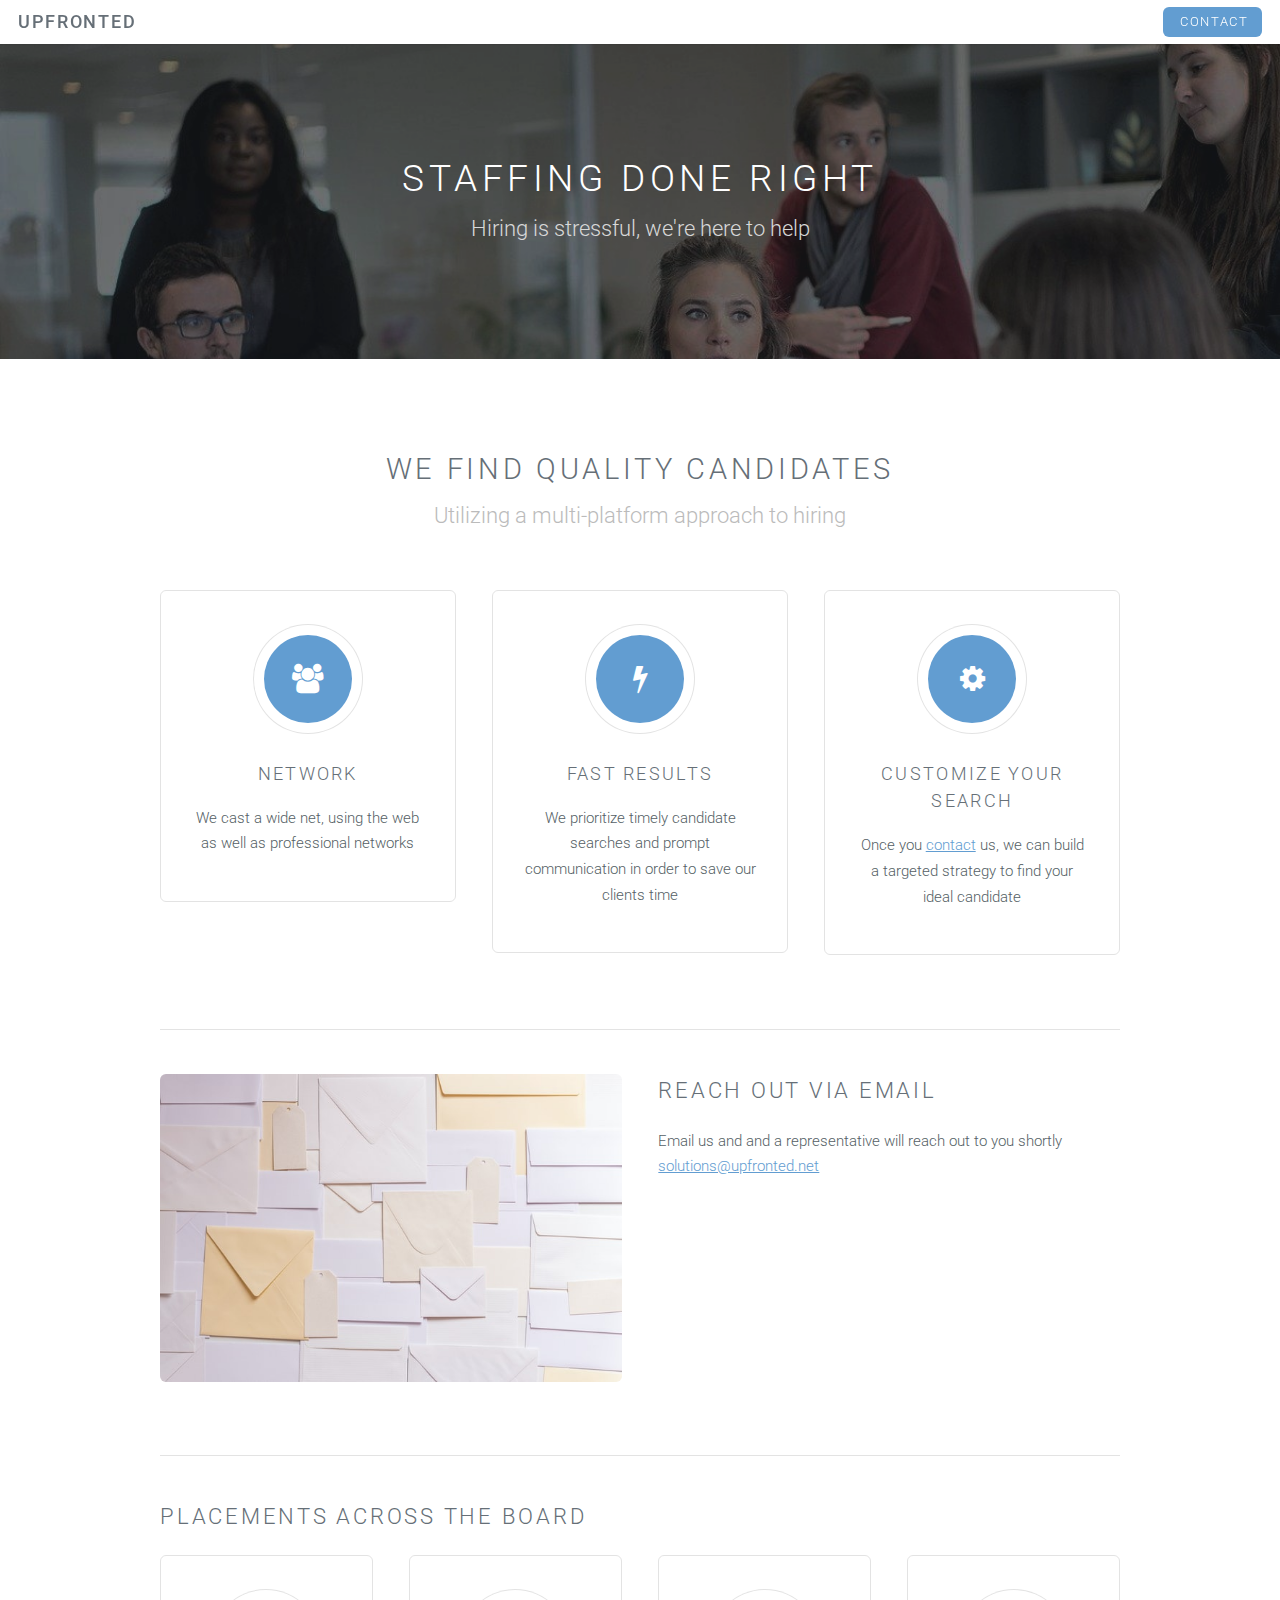
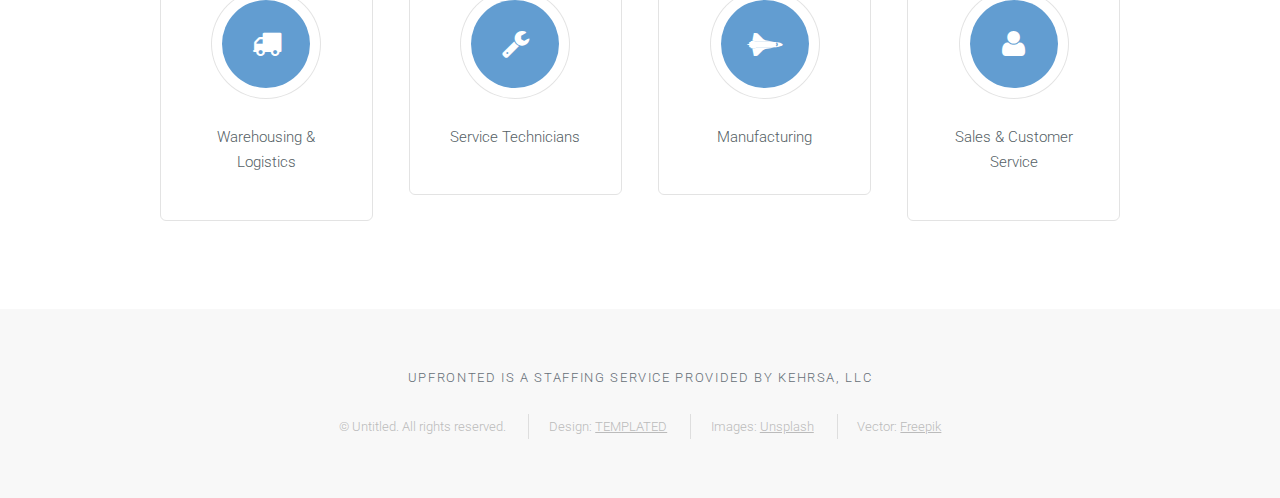
<file: index.html>
<!DOCTYPE HTML>
<!--
	Ion by TEMPLATED
	templated.co @templatedco
	Released for free under the Creative Commons Attribution 3.0 license (templated.co/license)
-->
<html>
	<head>
		<title>Staffing by Upfronted</title>
		<meta http-equiv="content-type" content="text/html; charset=utf-8" />
		<meta name="description" content="" />
		<meta name="keywords" content="" />
		<!--[if lte IE 8]><script src="js/html5shiv.js"></script><![endif]-->
		<script src="js/jquery.min.js"></script>
		<script src="js/skel.min.js"></script>
		<script src="js/skel-layers.min.js"></script>
		<script src="js/init.js"></script>
		<noscript>
			<link rel="stylesheet" href="css/skel.css" />
			<link rel="stylesheet" href="css/style.css" />
			<link rel="stylesheet" href="css/style-xlarge.css" />
		</noscript>
	  <link href="images/worker.ico" rel="shortcut icon">
	</head>
	<body id="top">

		<!-- Header -->
			<header id="header" class="skel-layers-fixed">
				<h1><a href="#">Upfronted</a></h1>
				<nav id="nav">
					<ul>
				    <!--
						<li><a href="index.html">Home</a></li>
						<li><a href="left-sidebar.html">Left Sidebar</a></li>
						<li><a href="right-sidebar.html">Right Sidebar</a></li>
						<li><a href="no-sidebar.html">No Sidebar</a></li>
						-->
						<li><a href="mailto:solutions@upfronted.net" class="button special">Contact</a></li>
					</ul>
				</nav>
			</header>

		<!-- Banner -->
			<section id="banner">
				<div class="inner">
					<h2>Staffing done right</h2>
					<p>Hiring is stressful, we're here to help</p>
					<!-- Buttons
					<ul class="actions">
						<li><a href="#content" class="button big special">Sign Up</a></li>
						<li><a href="#elements" class="button big alt">Learn More</a></li>
					</ul>
					-->
				</div>
			</section>

		<!-- One -->
			<section id="one" class="wrapper style1">
				<header class="major">
					<h2>We find quality candidates</h2>
					<p>Utilizing a multi-platform approach to hiring</p>
				</header>
				<div class="container">
					<div class="row">
						<div class="4u">
							<section class="special box">
								<i class="icon fa-users major"></i>
								<h3>Network</h3>
								<p>We cast a wide net, using the web as well as professional networks</p>
							</section>
						</div>
						<div class="4u">
							<section class="special box">
								<i class="icon fa-bolt major"></i>
								<h3>Fast Results</h3>
								<p>We prioritize timely candidate searches and prompt communication in order to save our clients time</p>
							</section>
						</div>
						<div class="4u">
							<section class="special box">
								<i class="icon fa-cog major"></i>
								<h3>Customize Your Search</h3>
								<p>Once you <a href="mailto:solutions@upfronted.net">contact</a> us, we can build a targeted strategy to find your ideal candidate</p>
							</section>
						</div>
					</div>
			
		<!-- Two 
			<section id="two" class="wrapper style2">
				<header class="major">
					<h2>Commodo accumsan aliquam</h2>
					<p>Amet nisi nunc lorem accumsan</p>
				</header>
				<div class="container">
					<div class="row">
						<div class="6u">
							<section class="special">
								<a href="#" class="image fit"><img src="images/pic01.jpg" alt="" /></a>
								<h3>Mollis adipiscing nisl</h3>
								<p>Eget mi ac magna cep lobortis faucibus accumsan enim lacinia adipiscing metus urna adipiscing cep commodo id. Ac quis arcu amet. Arcu nascetur lorem adipiscing non faucibus odio nullam arcu lobortis. Aliquet ante feugiat. Turpis aliquet ac posuere volutpat lorem arcu aliquam lorem.</p>
								<ul class="actions">
									<li><a href="#" class="button alt">Learn More</a></li>
								</ul>
							</section>
						</div>
						<div class="6u">
							<section class="special">
								<a href="#" class="image fit"><img src="images/pic02.jpg" alt="" /></a>
								<h3>Neque ornare adipiscing</h3>
								<p>Eget mi ac magna cep lobortis faucibus accumsan enim lacinia adipiscing metus urna adipiscing cep commodo id. Ac quis arcu amet. Arcu nascetur lorem adipiscing non faucibus odio nullam arcu lobortis. Aliquet ante feugiat. Turpis aliquet ac posuere volutpat lorem arcu aliquam lorem.</p>
								<ul class="actions">
									<li><a href="#" class="button alt">Learn More</a></li>
								</ul>
							</section>
						</div>
					</div>
				</div>
			</section>
		-->
		
			<!--Contact-->
			  <div class="container">
			    <hr />
					<div class="row">
						<div class="6u">
							<section>
								<a href="#" class="image fit"><img src="images/mail-kosinska.jpg" alt="contact" /></a>
							</section>
						</div>
						<div class="6u">
							<section>
								<h2>Reach out via email</h2>
								<p>
								  Email us and and a representative will reach out to you shortly<br>
								  <a href="mailto:solutions@upfronted.net">solutions@upfronted.net</a>
								</p>
							</section>
						</div>
					</div>
					<hr />
				</div>
			<!--Categories-->
			    <h2>Placements Across the Board</h2>
					<div class="row">
						<div class="3u">
							<section class="special box">
								<i class="icon fa-truck major"></i>
								<p>Warehousing & Logistics</p>
							</section>
						</div>
						<div class="3u">
							<section class="special box">
								<i class="icon fa-wrench major"></i>
								<p>Service Technicians</p>
							</section>
						</div>
						<div class="3u">
							<section class="special box">
								<i class="icon fa-space-shuttle major"></i>
								<p>Manufacturing</p>
							</section>
						</div>
						<div class="3u">
							<section class="special box">
								<i class="icon fa-user major"></i>
								<p>Sales & Customer Service</p>
							</section>
						</div>
					</div>
				</div>
			</section>
					
		<!-- Footer -->
			<footer id="footer">
				<div class="container">
				  <!--
					<div class="row double">
						<div class="6u">
							<div class="row collapse-at-2">
								<div class="6u">
									<h3>Accumsan</h3>
									<ul class="alt">
										<li><a href="#">Nascetur nunc varius</a></li>
										<li><a href="#">Vis faucibus sed tempor</a></li>
										<li><a href="#">Massa amet lobortis vel</a></li>
										<li><a href="#">Nascetur nunc varius</a></li>
									</ul>
								</div>
								<div class="6u">
									<h3>Faucibus</h3>
									<ul class="alt">
										<li><a href="#">Nascetur nunc varius</a></li>
										<li><a href="#">Vis faucibus sed tempor</a></li>
										<li><a href="#">Massa amet lobortis vel</a></li>
										<li><a href="#">Nascetur nunc varius</a></li>
									</ul>
								</div>
							</div>
						</div>
						<div class="6u">
							<h2>Aliquam Interdum</h2>
							<p>Blandit nunc tempor lobortis nunc non. Mi accumsan. Justo aliquet massa adipiscing cubilia eu accumsan id. Arcu accumsan faucibus vis ultricies adipiscing ornare ut. Mi accumsan justo aliquet.</p>
							<ul class="icons">
								<li><a href="#" class="icon fa-twitter"><span class="label">Twitter</span></a></li>
								<li><a href="#" class="icon fa-facebook"><span class="label">Facebook</span></a></li>
								<li><a href="#" class="icon fa-instagram"><span class="label">Instagram</span></a></li>
								<li><a href="#" class="icon fa-linkedin"><span class="label">LinkedIn</span></a></li>
								<li><a href="#" class="icon fa-pinterest"><span class="label">Pinterest</span></a></li>
							</ul>
						</div>
					</div>
					-->
					<div class="inner;" style="text-align: center;"><h5>Upfronted is a staffing service provided by Kehrsa, LLC</h5>
					</div>
					<ul class="copyright">
						<li>&copy; Untitled. All rights reserved.</li>
						<li>Design: <a href="http://templated.co">TEMPLATED</a></li>
						<li>Images: <a href="http://unsplash.com">Unsplash</a></li>
						<li>Vector: <a href='https://www.freepik.com/free-photos-vectors/people'>Freepik</a></li>
					</ul>
				</div>
			</footer>
	</body>
</html>
</file>
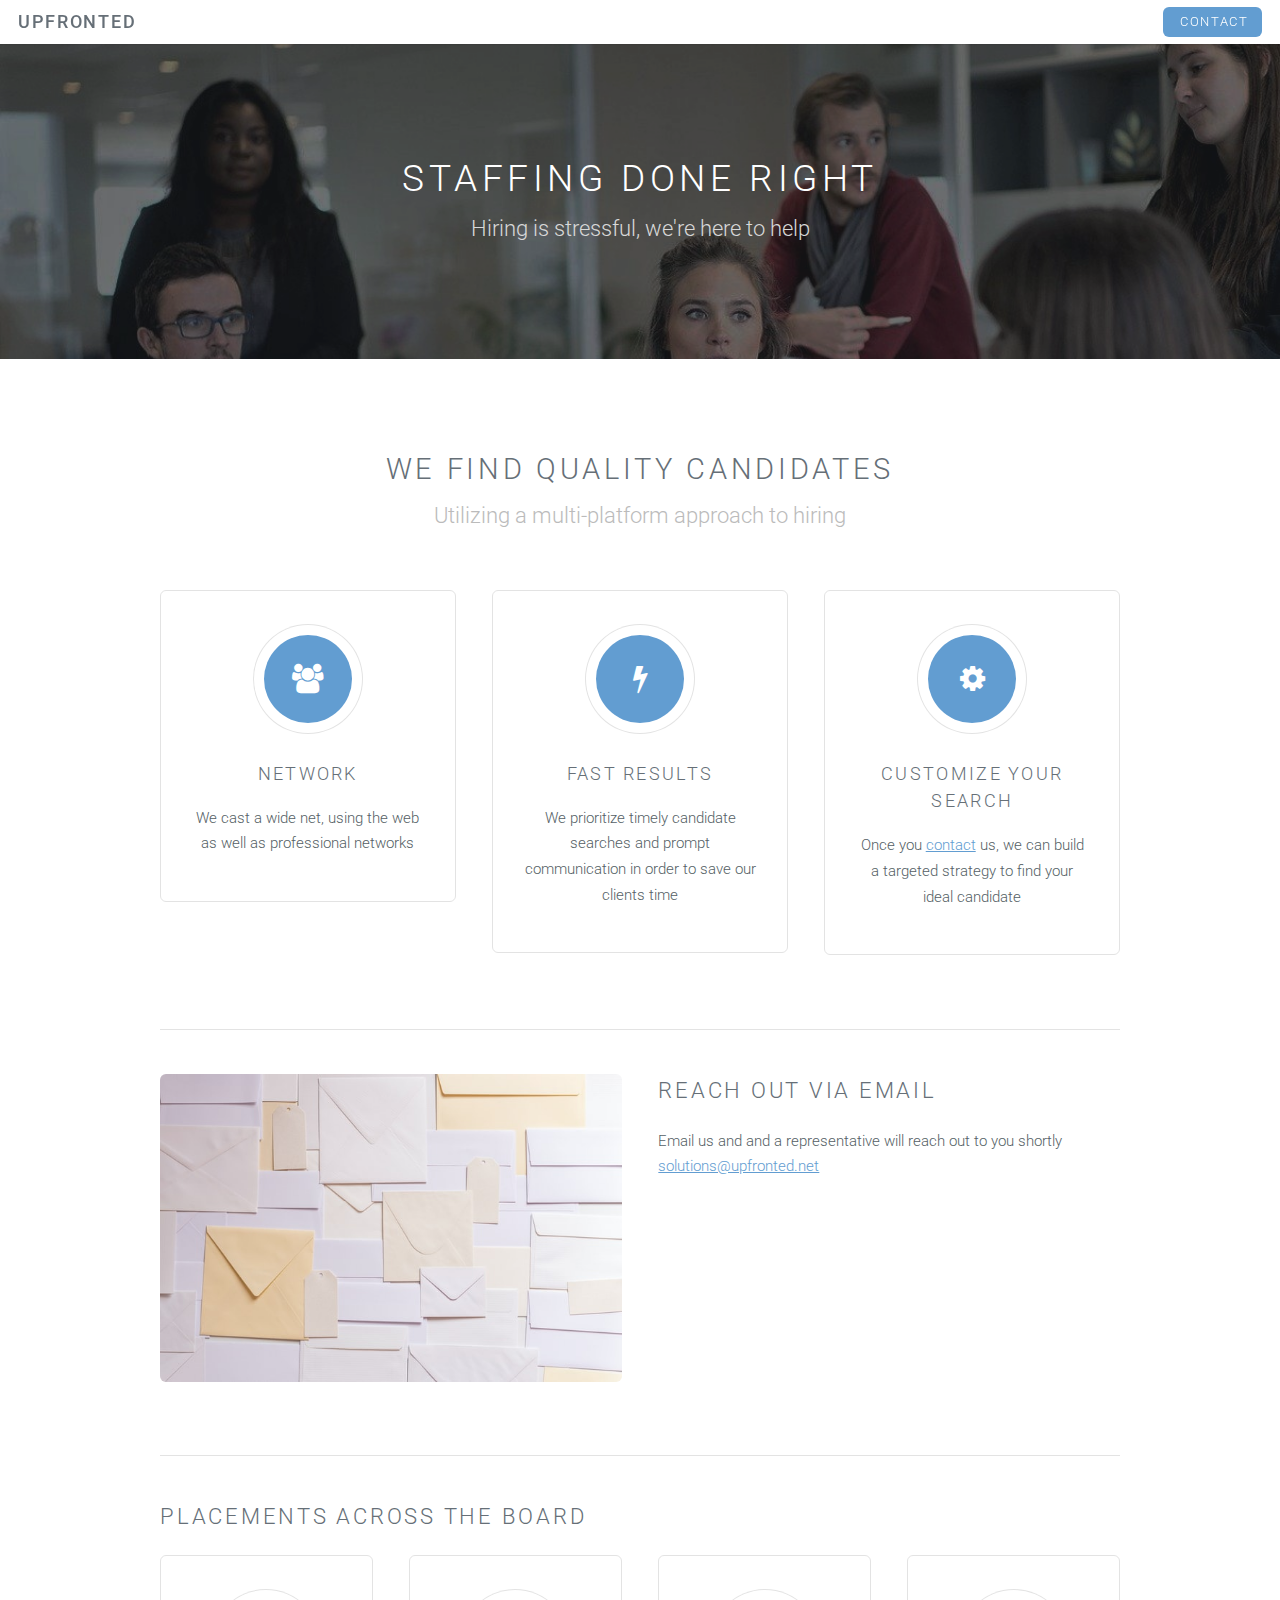
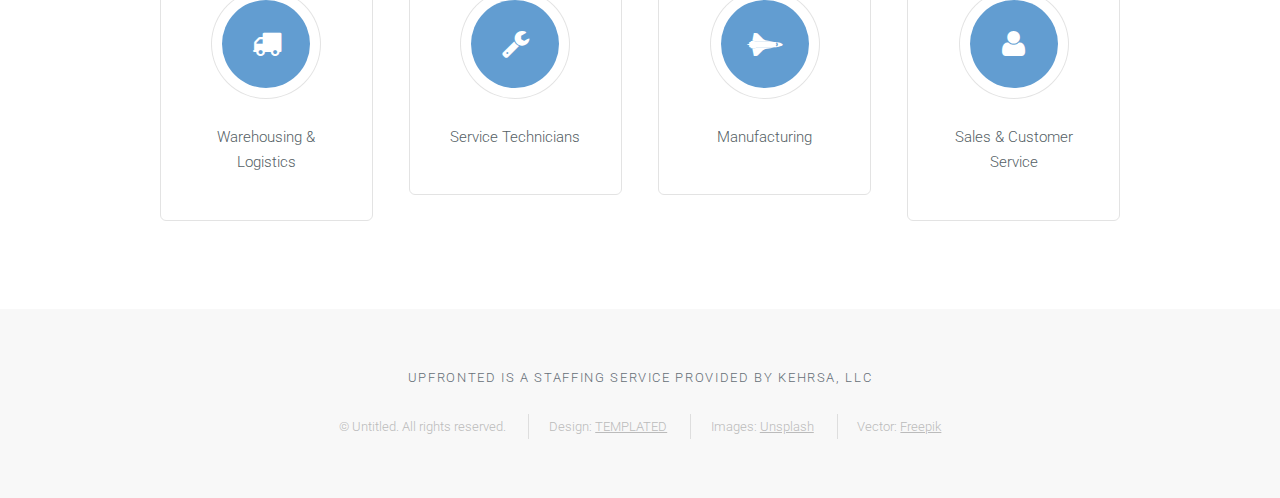
<file: dev.html>
<!DOCTYPE HTML>
<!--
	Ion by TEMPLATED
	templated.co @templatedco
	Released for free under the Creative Commons Attribution 3.0 license (templated.co/license)
-->
<html>
	<head>
		<title>Web Development by Upfronted</title>
		<meta http-equiv="content-type" content="text/html; charset=utf-8" />
		<meta name="description" content="" />
		<meta name="keywords" content="" />
		<!--[if lte IE 8]><script src="js/html5shiv.js"></script><![endif]-->
		<script src="js/jquery.min.js"></script>
		<script src="js/skel.min.js"></script>
		<script src="js/skel-layers.min.js"></script>
		<script src="js/init.js"></script>
		<noscript>
			<link rel="stylesheet" href="css/skel.css" />
			<link rel="stylesheet" href="css/style.css" />
			<link rel="stylesheet" href="css/style-xlarge.css" />
		</noscript>
	  <link href="images/worker.ico" rel="shortcut icon">
	</head>
	<body id="top">

		<!-- Header -->
			<header id="header" class="skel-layers-fixed">
				<h1><a href="#">Upfronted</a></h1>
				<nav id="nav">
					<ul>
				    <!--
						<li><a href="index.html">Home</a></li>
						<li><a href="left-sidebar.html">Left Sidebar</a></li>
						<li><a href="right-sidebar.html">Right Sidebar</a></li>
						<li><a href="no-sidebar.html">No Sidebar</a></li>
						-->
						<li><a href="mailto:solutions@upfronted.net" class="button special">Contact</a></li>
					</ul>
				</nav>
			</header>

		<!-- Banner -->
			<section id="banner">
				<div class="inner">
					<h2>Staffing done right</h2>
					<p>Hiring is stressful, we're here to help</p>
					<!-- Buttons
					<ul class="actions">
						<li><a href="#content" class="button big special">Sign Up</a></li>
						<li><a href="#elements" class="button big alt">Learn More</a></li>
					</ul>
					-->
				</div>
			</section>

		<!-- One -->
			<section id="one" class="wrapper style1">
				<header class="major">
					<h2>We find quality candidates</h2>
					<p>Utilizing a multi-platform approach to hiring</p>
				</header>
				<div class="container">
					<div class="row">
						<div class="4u">
							<section class="special box">
								<i class="icon fa-users major"></i>
								<h3>Network</h3>
								<p>We cast a wide net, using the web as well as professional networks</p>
							</section>
						</div>
						<div class="4u">
							<section class="special box">
								<i class="icon fa-bolt major"></i>
								<h3>Fast Results</h3>
								<p>We prioritize timely candidate searches and prompt communication in order to save our clients time</p>
							</section>
						</div>
						<div class="4u">
							<section class="special box">
								<i class="icon fa-cog major"></i>
								<h3>Customize Your Search</h3>
								<p>Once you <a href="mailto:solutions@upfronted.net">contact</a> us, we can build a targeted strategy to find your ideal candidate</p>
							</section>
						</div>
					</div>
			
		<!-- Two 
			<section id="two" class="wrapper style2">
				<header class="major">
					<h2>Commodo accumsan aliquam</h2>
					<p>Amet nisi nunc lorem accumsan</p>
				</header>
				<div class="container">
					<div class="row">
						<div class="6u">
							<section class="special">
								<a href="#" class="image fit"><img src="images/pic01.jpg" alt="" /></a>
								<h3>Mollis adipiscing nisl</h3>
								<p>Eget mi ac magna cep lobortis faucibus accumsan enim lacinia adipiscing metus urna adipiscing cep commodo id. Ac quis arcu amet. Arcu nascetur lorem adipiscing non faucibus odio nullam arcu lobortis. Aliquet ante feugiat. Turpis aliquet ac posuere volutpat lorem arcu aliquam lorem.</p>
								<ul class="actions">
									<li><a href="#" class="button alt">Learn More</a></li>
								</ul>
							</section>
						</div>
						<div class="6u">
							<section class="special">
								<a href="#" class="image fit"><img src="images/pic02.jpg" alt="" /></a>
								<h3>Neque ornare adipiscing</h3>
								<p>Eget mi ac magna cep lobortis faucibus accumsan enim lacinia adipiscing metus urna adipiscing cep commodo id. Ac quis arcu amet. Arcu nascetur lorem adipiscing non faucibus odio nullam arcu lobortis. Aliquet ante feugiat. Turpis aliquet ac posuere volutpat lorem arcu aliquam lorem.</p>
								<ul class="actions">
									<li><a href="#" class="button alt">Learn More</a></li>
								</ul>
							</section>
						</div>
					</div>
				</div>
			</section>
		-->
		
			<!--Contact-->
			  <div class="container">
			    <hr />
					<div class="row">
						<div class="6u">
							<section>
								<a href="#" class="image fit"><img src="images/mail-kosinska.jpg" alt="contact" /></a>
							</section>
						</div>
						<div class="6u">
							<section>
								<h2>Reach out via email</h2>
								<p>
								  Email us and and a representative will reach out to you shortly<br>
								  <a href="mailto:solutions@upfronted.net">solutions@upfronted.net</a>
								</p>
							</section>
						</div>
					</div>
					<hr />
				</div>
			<!--Categories-->
			    <h2>Placements Across the Board</h2>
					<div class="row">
						<div class="3u">
							<section class="special box">
								<i class="icon fa-truck major"></i>
								<p>Warehousing & Logistics</p>
							</section>
						</div>
						<div class="3u">
							<section class="special box">
								<i class="icon fa-wrench major"></i>
								<p>Service Technicians</p>
							</section>
						</div>
						<div class="3u">
							<section class="special box">
								<i class="icon fa-space-shuttle major"></i>
								<p>Manufacturing</p>
							</section>
						</div>
						<div class="3u">
							<section class="special box">
								<i class="icon fa-user major"></i>
								<p>Sales & Customer Service</p>
							</section>
						</div>
					</div>
				</div>
			</section>
					
		<!-- Footer -->
			<footer id="footer">
				<div class="container">
				  <!--
					<div class="row double">
						<div class="6u">
							<div class="row collapse-at-2">
								<div class="6u">
									<h3>Accumsan</h3>
									<ul class="alt">
										<li><a href="#">Nascetur nunc varius</a></li>
										<li><a href="#">Vis faucibus sed tempor</a></li>
										<li><a href="#">Massa amet lobortis vel</a></li>
										<li><a href="#">Nascetur nunc varius</a></li>
									</ul>
								</div>
								<div class="6u">
									<h3>Faucibus</h3>
									<ul class="alt">
										<li><a href="#">Nascetur nunc varius</a></li>
										<li><a href="#">Vis faucibus sed tempor</a></li>
										<li><a href="#">Massa amet lobortis vel</a></li>
										<li><a href="#">Nascetur nunc varius</a></li>
									</ul>
								</div>
							</div>
						</div>
						<div class="6u">
							<h2>Aliquam Interdum</h2>
							<p>Blandit nunc tempor lobortis nunc non. Mi accumsan. Justo aliquet massa adipiscing cubilia eu accumsan id. Arcu accumsan faucibus vis ultricies adipiscing ornare ut. Mi accumsan justo aliquet.</p>
							<ul class="icons">
								<li><a href="#" class="icon fa-twitter"><span class="label">Twitter</span></a></li>
								<li><a href="#" class="icon fa-facebook"><span class="label">Facebook</span></a></li>
								<li><a href="#" class="icon fa-instagram"><span class="label">Instagram</span></a></li>
								<li><a href="#" class="icon fa-linkedin"><span class="label">LinkedIn</span></a></li>
								<li><a href="#" class="icon fa-pinterest"><span class="label">Pinterest</span></a></li>
							</ul>
						</div>
					</div>
					-->
					<div class="inner;" style="text-align: center;"><h5>Upfronted is a staffing service provided by Kehrsa, LLC</h5>
					</div>
					<ul class="copyright">
						<li>&copy; Untitled. All rights reserved.</li>
						<li>Design: <a href="http://templated.co">TEMPLATED</a></li>
						<li>Images: <a href="http://unsplash.com">Unsplash</a></li>
						<li>Vector: <a href='https://www.freepik.com/free-photos-vectors/people'>Freepik</a></li>
					</ul>
				</div>
			</footer>
	</body>
</html>
</file>
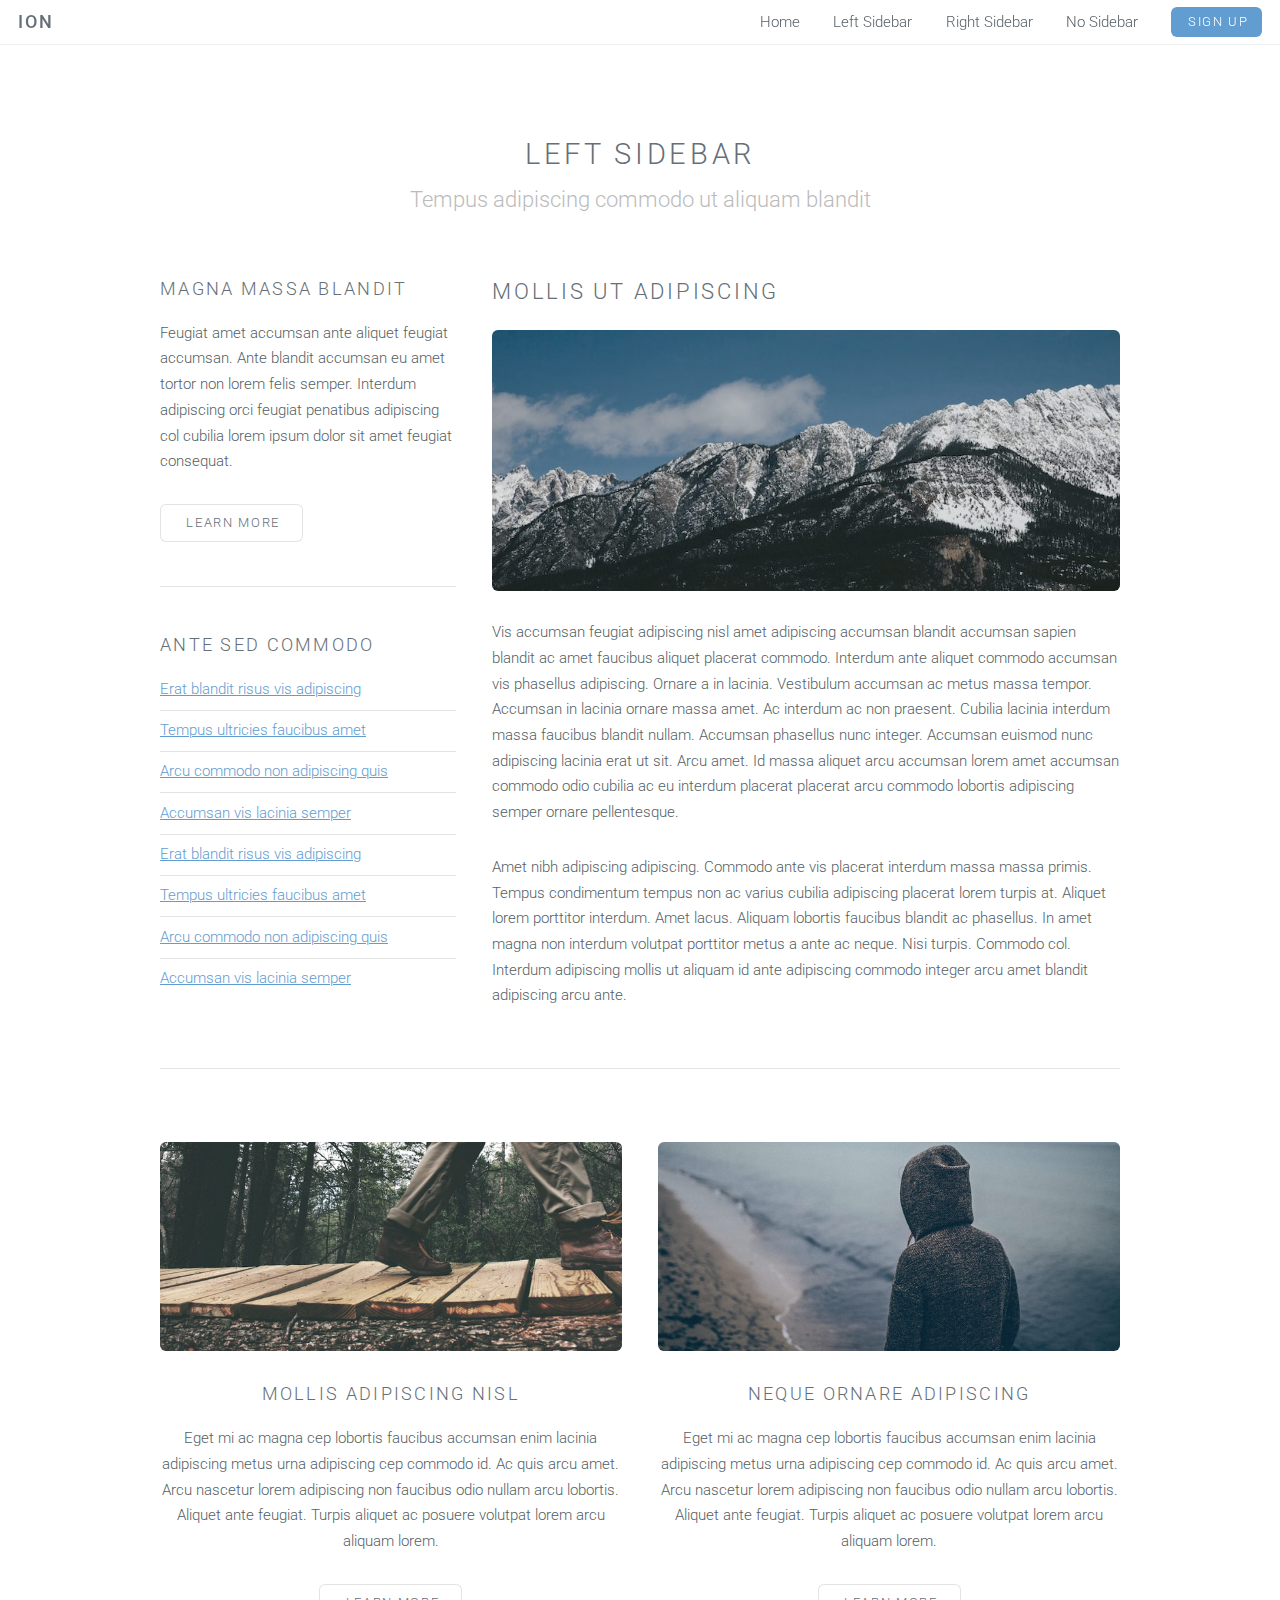
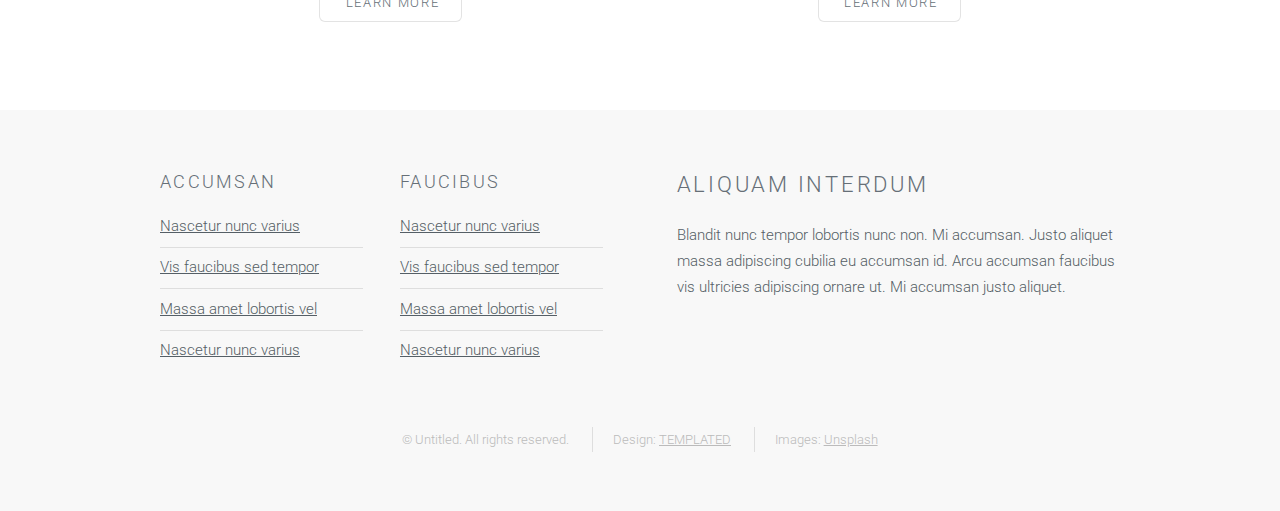
<file: left-sidebar.html>
<!DOCTYPE HTML>
<!--
	Ion by TEMPLATED
	templated.co @templatedco
	Released for free under the Creative Commons Attribution 3.0 license (templated.co/license)
-->
<html>
	<head>
		<title>Left Sidebar - Ion by TEMPLATED</title>
		<meta http-equiv="content-type" content="text/html; charset=utf-8" />
		<meta name="description" content="" />
		<meta name="keywords" content="" />
		<!--[if lte IE 8]><script src="js/html5shiv.js"></script><![endif]-->
		<script src="js/jquery.min.js"></script>
		<script src="js/skel.min.js"></script>
		<script src="js/skel-layers.min.js"></script>
		<script src="js/init.js"></script>
		<noscript>
			<link rel="stylesheet" href="css/skel.css" />
			<link rel="stylesheet" href="css/style.css" />
			<link rel="stylesheet" href="css/style-xlarge.css" />
		</noscript>
	</head>
	<body id="top">

		<!-- Header -->
			<header id="header" class="skel-layers-fixed">
				<h1><a href="#">Ion</a></h1>
				<nav id="nav">
					<ul>
						<li><a href="index.html">Home</a></li>
						<li><a href="left-sidebar.html">Left Sidebar</a></li>
						<li><a href="right-sidebar.html">Right Sidebar</a></li>
						<li><a href="no-sidebar.html">No Sidebar</a></li>
						<li><a href="#" class="button special">Sign Up</a></li>
					</ul>
				</nav>
			</header>

		<!-- Main -->
			<section id="main" class="wrapper style1">
				<header class="major">
					<h2>Left Sidebar</h2>
					<p>Tempus adipiscing commodo ut aliquam blandit</p>
				</header>
				<div class="container">
					<div class="row">
						<div class="4u">
							<section>
								<h3>Magna massa blandit</h3>
								<p>Feugiat amet accumsan ante aliquet feugiat accumsan. Ante blandit accumsan eu amet tortor non lorem felis semper. Interdum adipiscing orci feugiat penatibus adipiscing col cubilia lorem ipsum dolor sit amet feugiat consequat.</p>
								<ul class="actions">
									<li><a href="#" class="button alt">Learn More</a></li>
								</ul>
							</section>
							<hr />
							<section>
								<h3>Ante sed commodo</h3>
								<ul class="alt">
									<li><a href="#">Erat blandit risus vis adipiscing</a></li>
									<li><a href="#">Tempus ultricies faucibus amet</a></li>
									<li><a href="#">Arcu commodo non adipiscing quis</a></li>
									<li><a href="#">Accumsan vis lacinia semper</a></li>
									<li><a href="#">Erat blandit risus vis adipiscing</a></li>
									<li><a href="#">Tempus ultricies faucibus amet</a></li>
									<li><a href="#">Arcu commodo non adipiscing quis</a></li>
									<li><a href="#">Accumsan vis lacinia semper</a></li>
								</ul>
							</section>
						</div>
						<div class="8u skel-cell-important">
							<section>
								<h2>Mollis ut adipiscing</h2>
								<a href="#" class="image fit"><img src="images/pic03.jpg" alt="" /></a>
								<p>Vis accumsan feugiat adipiscing nisl amet adipiscing accumsan blandit accumsan sapien blandit ac amet faucibus aliquet placerat commodo. Interdum ante aliquet commodo accumsan vis phasellus adipiscing. Ornare a in lacinia. Vestibulum accumsan ac metus massa tempor. Accumsan in lacinia ornare massa amet. Ac interdum ac non praesent. Cubilia lacinia interdum massa faucibus blandit nullam. Accumsan phasellus nunc integer. Accumsan euismod nunc adipiscing lacinia erat ut sit. Arcu amet. Id massa aliquet arcu accumsan lorem amet accumsan commodo odio cubilia ac eu interdum placerat placerat arcu commodo lobortis adipiscing semper ornare pellentesque.</p>
								<p>Amet nibh adipiscing adipiscing. Commodo ante vis placerat interdum massa massa primis. Tempus condimentum tempus non ac varius cubilia adipiscing placerat lorem turpis at. Aliquet lorem porttitor interdum. Amet lacus. Aliquam lobortis faucibus blandit ac phasellus. In amet magna non interdum volutpat porttitor metus a ante ac neque. Nisi turpis. Commodo col. Interdum adipiscing mollis ut aliquam id ante adipiscing commodo integer arcu amet blandit adipiscing arcu ante.</p>
							</section>
						</div>
					</div>
					<hr class="major" />
					<div class="row">
						<div class="6u">
							<section class="special">
								<a href="#" class="image fit"><img src="images/pic01.jpg" alt="" /></a>
								<h3>Mollis adipiscing nisl</h3>
								<p>Eget mi ac magna cep lobortis faucibus accumsan enim lacinia adipiscing metus urna adipiscing cep commodo id. Ac quis arcu amet. Arcu nascetur lorem adipiscing non faucibus odio nullam arcu lobortis. Aliquet ante feugiat. Turpis aliquet ac posuere volutpat lorem arcu aliquam lorem.</p>
								<ul class="actions">
									<li><a href="#" class="button alt">Learn More</a></li>
								</ul>
							</section>
						</div>
						<div class="6u">
							<section class="special">
								<a href="#" class="image fit"><img src="images/pic02.jpg" alt="" /></a>
								<h3>Neque ornare adipiscing</h3>
								<p>Eget mi ac magna cep lobortis faucibus accumsan enim lacinia adipiscing metus urna adipiscing cep commodo id. Ac quis arcu amet. Arcu nascetur lorem adipiscing non faucibus odio nullam arcu lobortis. Aliquet ante feugiat. Turpis aliquet ac posuere volutpat lorem arcu aliquam lorem.</p>
								<ul class="actions">
									<li><a href="#" class="button alt">Learn More</a></li>
								</ul>
							</section>
						</div>
					</div>
				</div>
			</section>

		<!-- Footer -->
			<footer id="footer">
				<div class="container">
					<div class="row double">
						<div class="6u">
							<div class="row collapse-at-2">
								<div class="6u">
									<h3>Accumsan</h3>
									<ul class="alt">
										<li><a href="#">Nascetur nunc varius</a></li>
										<li><a href="#">Vis faucibus sed tempor</a></li>
										<li><a href="#">Massa amet lobortis vel</a></li>
										<li><a href="#">Nascetur nunc varius</a></li>
									</ul>
								</div>
								<div class="6u">
									<h3>Faucibus</h3>
									<ul class="alt">
										<li><a href="#">Nascetur nunc varius</a></li>
										<li><a href="#">Vis faucibus sed tempor</a></li>
										<li><a href="#">Massa amet lobortis vel</a></li>
										<li><a href="#">Nascetur nunc varius</a></li>
									</ul>
								</div>
							</div>
						</div>
						<div class="6u">
							<h2>Aliquam Interdum</h2>
							<p>Blandit nunc tempor lobortis nunc non. Mi accumsan. Justo aliquet massa adipiscing cubilia eu accumsan id. Arcu accumsan faucibus vis ultricies adipiscing ornare ut. Mi accumsan justo aliquet.</p>
							<!--<ul class="icons">
								<li><a href="#" class="icon fa-twitter"><span class="label">Twitter</span></a></li>
								<li><a href="#" class="icon fa-facebook"><span class="label">Facebook</span></a></li>
								<li><a href="#" class="icon fa-instagram"><span class="label">Instagram</span></a></li>
								<li><a href="#" class="icon fa-linkedin"><span class="label">LinkedIn</span></a></li>
								<li><a href="#" class="icon fa-pinterest"><span class="label">Pinterest</span></a></li>
							</ul>-->
						</div>
					</div>
					<ul class="copyright">
						<li>&copy; Untitled. All rights reserved.</li>
						<li>Design: <a href="http://templated.co">TEMPLATED</a></li>
						<li>Images: <a href="http://unsplash.com">Unsplash</a></li>
					</ul>
				</div>
			</footer>

	</body>
</html>
</file>
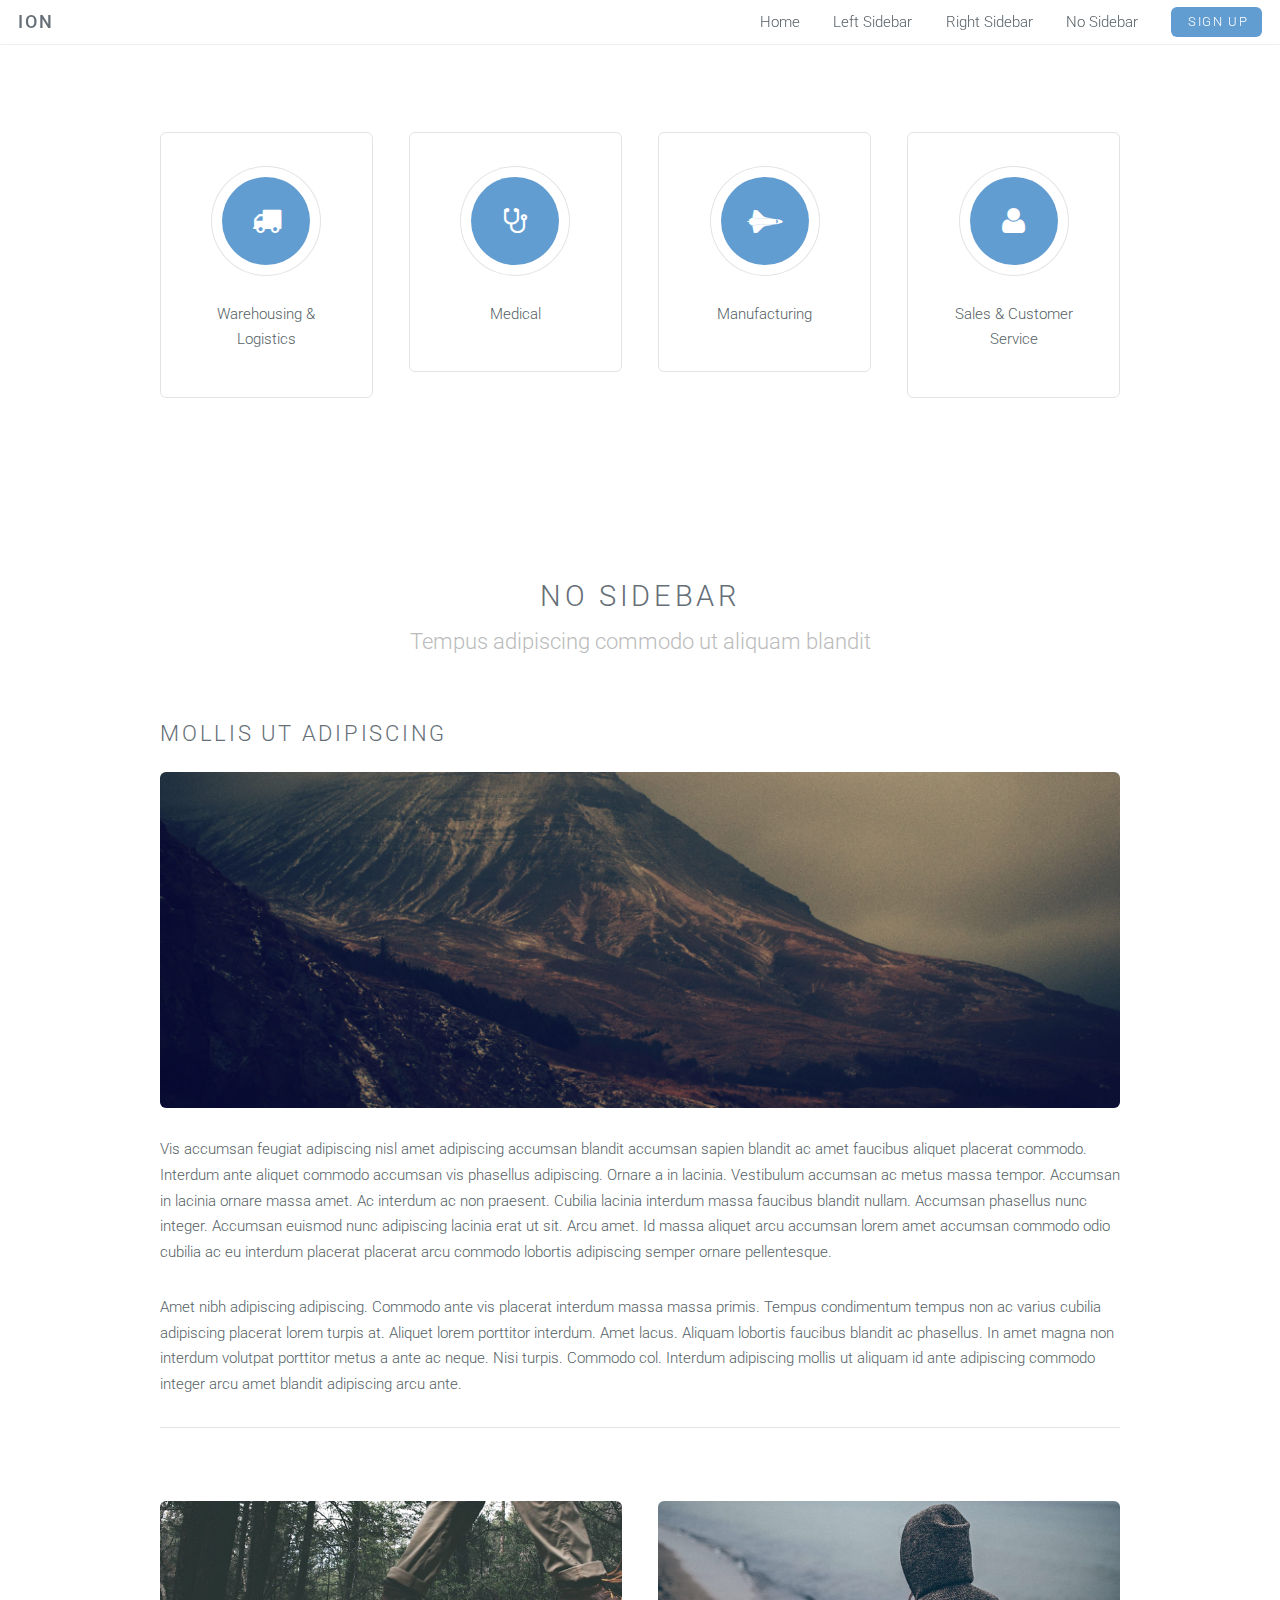
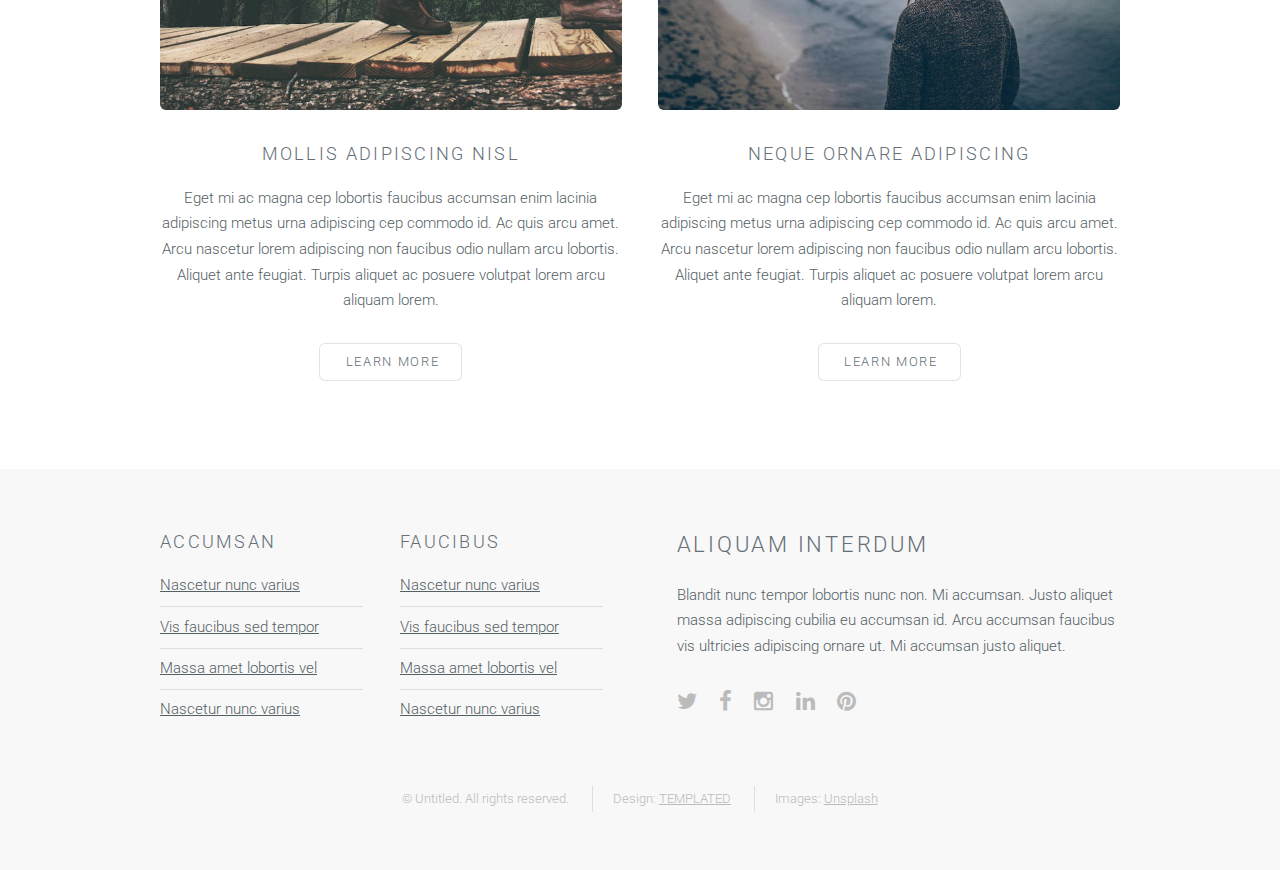
<file: no-sidebar.html>
<!DOCTYPE HTML>
<!--
	Ion by TEMPLATED
	templated.co @templatedco
	Released for free under the Creative Commons Attribution 3.0 license (templated.co/license)
-->
<html>
	<head>
		<title>No Sidebar - Ion by TEMPLATED</title>
		<meta http-equiv="content-type" content="text/html; charset=utf-8" />
		<meta name="description" content="" />
		<meta name="keywords" content="" />
		<!--[if lte IE 8]><script src="js/html5shiv.js"></script><![endif]-->
		<script src="js/jquery.min.js"></script>
		<script src="js/skel.min.js"></script>
		<script src="js/skel-layers.min.js"></script>
		<script src="js/init.js"></script>
		<noscript>
			<link rel="stylesheet" href="css/skel.css" />
			<link rel="stylesheet" href="css/style.css" />
			<link rel="stylesheet" href="css/style-xlarge.css" />
		</noscript>
	</head>
	<body id="top">

		<!-- Header -->
			<header id="header" class="skel-layers-fixed">
				<h1><a href="#">Ion</a></h1>
				<nav id="nav">
					<ul>
						<li><a href="index.html">Home</a></li>
						<li><a href="left-sidebar.html">Left Sidebar</a></li>
						<li><a href="right-sidebar.html">Right Sidebar</a></li>
						<li><a href="no-sidebar.html">No Sidebar</a></li>
						<li><a href="#" class="button special">Sign Up</a></li>
					</ul>
				</nav>
			</header>
			
			<!-- One -->
			<section id="one" class="wrapper style1">
				<div class="container">
					<div class="row">
						<div class="3u">
							<section class="special box">
								<i class="icon fa-truck major"></i>
								<p>Warehousing & Logistics</p>
							</section>
						</div>
						<div class="3u">
							<section class="special box">
								<i class="icon fa-stethoscope major"></i>
								<p>Medical</p>
							</section>
						</div>
						<div class="3u">
							<section class="special box">
								<i class="icon fa-space-shuttle major"></i>
								<p>Manufacturing</p>
							</section>
						</div>
						<div class="3u">
							<section class="special box">
								<i class="icon fa-user major"></i>
								<p>Sales & Customer Service</p>
							</section>
						</div>
					</div>
				</div>
			</section>

		<!-- Main -->
			<section id="main" class="wrapper style1">
				<header class="major">
					<h2>No Sidebar</h2>
					<p>Tempus adipiscing commodo ut aliquam blandit</p>
				</header>
				<div class="container">
					<section>
						<h2>Mollis ut adipiscing</h2>
						<a href="#" class="image fit"><img src="images/banner.jpg" alt="" /></a>
						<p>Vis accumsan feugiat adipiscing nisl amet adipiscing accumsan blandit accumsan sapien blandit ac amet faucibus aliquet placerat commodo. Interdum ante aliquet commodo accumsan vis phasellus adipiscing. Ornare a in lacinia. Vestibulum accumsan ac metus massa tempor. Accumsan in lacinia ornare massa amet. Ac interdum ac non praesent. Cubilia lacinia interdum massa faucibus blandit nullam. Accumsan phasellus nunc integer. Accumsan euismod nunc adipiscing lacinia erat ut sit. Arcu amet. Id massa aliquet arcu accumsan lorem amet accumsan commodo odio cubilia ac eu interdum placerat placerat arcu commodo lobortis adipiscing semper ornare pellentesque.</p>
						<p>Amet nibh adipiscing adipiscing. Commodo ante vis placerat interdum massa massa primis. Tempus condimentum tempus non ac varius cubilia adipiscing placerat lorem turpis at. Aliquet lorem porttitor interdum. Amet lacus. Aliquam lobortis faucibus blandit ac phasellus. In amet magna non interdum volutpat porttitor metus a ante ac neque. Nisi turpis. Commodo col. Interdum adipiscing mollis ut aliquam id ante adipiscing commodo integer arcu amet blandit adipiscing arcu ante.</p>
					</section>
					<hr class="major" />
					<div class="row">
						<div class="6u">
							<section class="special">
								<a href="#" class="image fit"><img src="images/pic01.jpg" alt="" /></a>
								<h3>Mollis adipiscing nisl</h3>
								<p>Eget mi ac magna cep lobortis faucibus accumsan enim lacinia adipiscing metus urna adipiscing cep commodo id. Ac quis arcu amet. Arcu nascetur lorem adipiscing non faucibus odio nullam arcu lobortis. Aliquet ante feugiat. Turpis aliquet ac posuere volutpat lorem arcu aliquam lorem.</p>
								<ul class="actions">
									<li><a href="#" class="button alt">Learn More</a></li>
								</ul>
							</section>
						</div>
						<div class="6u">
							<section class="special">
								<a href="#" class="image fit"><img src="images/pic02.jpg" alt="" /></a>
								<h3>Neque ornare adipiscing</h3>
								<p>Eget mi ac magna cep lobortis faucibus accumsan enim lacinia adipiscing metus urna adipiscing cep commodo id. Ac quis arcu amet. Arcu nascetur lorem adipiscing non faucibus odio nullam arcu lobortis. Aliquet ante feugiat. Turpis aliquet ac posuere volutpat lorem arcu aliquam lorem.</p>
								<ul class="actions">
									<li><a href="#" class="button alt">Learn More</a></li>
								</ul>
							</section>
						</div>
					</div>
				</div>
			</section>

		<!-- Footer -->
			<footer id="footer">
				<div class="container">
					<div class="row double">
						<div class="6u">
							<div class="row collapse-at-2">
								<div class="6u">
									<h3>Accumsan</h3>
									<ul class="alt">
										<li><a href="#">Nascetur nunc varius</a></li>
										<li><a href="#">Vis faucibus sed tempor</a></li>
										<li><a href="#">Massa amet lobortis vel</a></li>
										<li><a href="#">Nascetur nunc varius</a></li>
									</ul>
								</div>
								<div class="6u">
									<h3>Faucibus</h3>
									<ul class="alt">
										<li><a href="#">Nascetur nunc varius</a></li>
										<li><a href="#">Vis faucibus sed tempor</a></li>
										<li><a href="#">Massa amet lobortis vel</a></li>
										<li><a href="#">Nascetur nunc varius</a></li>
									</ul>
								</div>
							</div>
						</div>
						<div class="6u">
							<h2>Aliquam Interdum</h2>
							<p>Blandit nunc tempor lobortis nunc non. Mi accumsan. Justo aliquet massa adipiscing cubilia eu accumsan id. Arcu accumsan faucibus vis ultricies adipiscing ornare ut. Mi accumsan justo aliquet.</p>
							<ul class="icons">
								<li><a href="#" class="icon fa-twitter"><span class="label">Twitter</span></a></li>
								<li><a href="#" class="icon fa-facebook"><span class="label">Facebook</span></a></li>
								<li><a href="#" class="icon fa-instagram"><span class="label">Instagram</span></a></li>
								<li><a href="#" class="icon fa-linkedin"><span class="label">LinkedIn</span></a></li>
								<li><a href="#" class="icon fa-pinterest"><span class="label">Pinterest</span></a></li>
							</ul>
						</div>
					</div>
					<ul class="copyright">
						<li>&copy; Untitled. All rights reserved.</li>
						<li>Design: <a href="http://templated.co">TEMPLATED</a></li>
						<li>Images: <a href="http://unsplash.com">Unsplash</a></li>
					</ul>
				</div>
			</footer>

	</body>
</html>
</file>
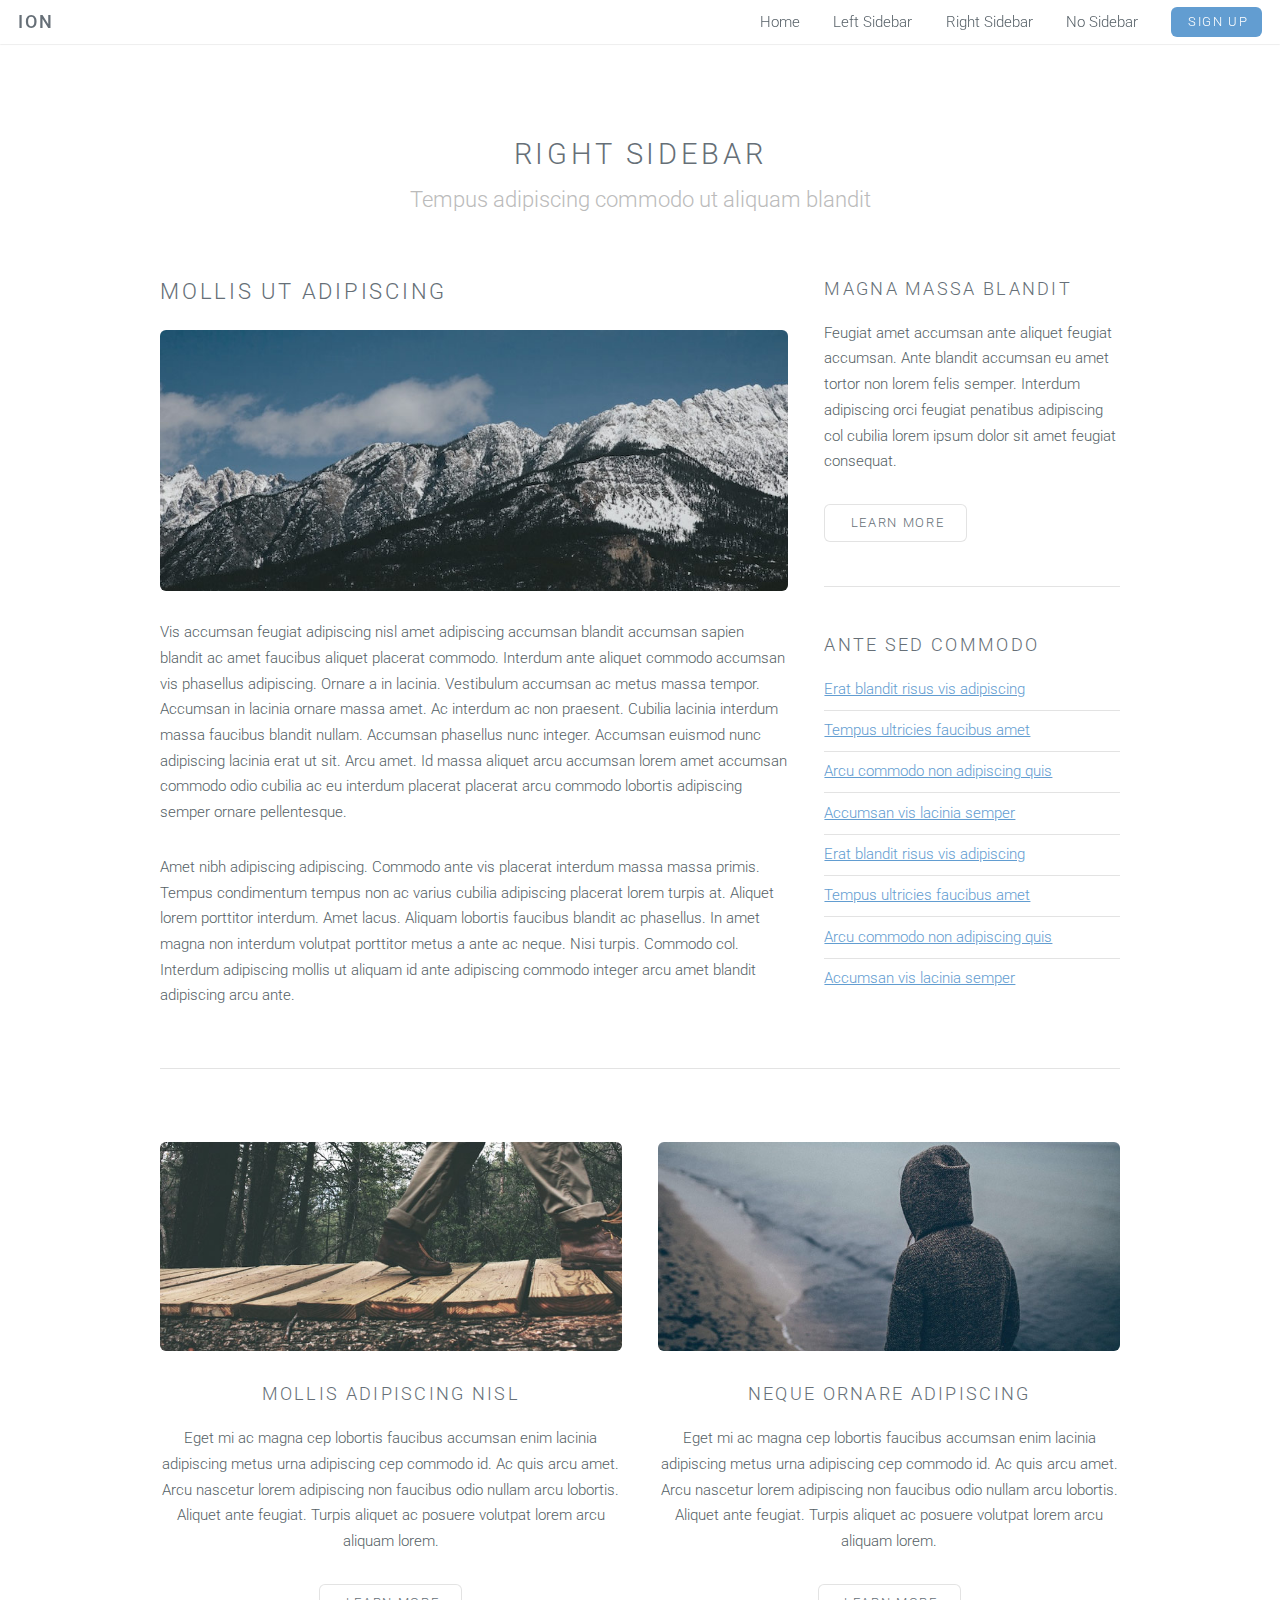
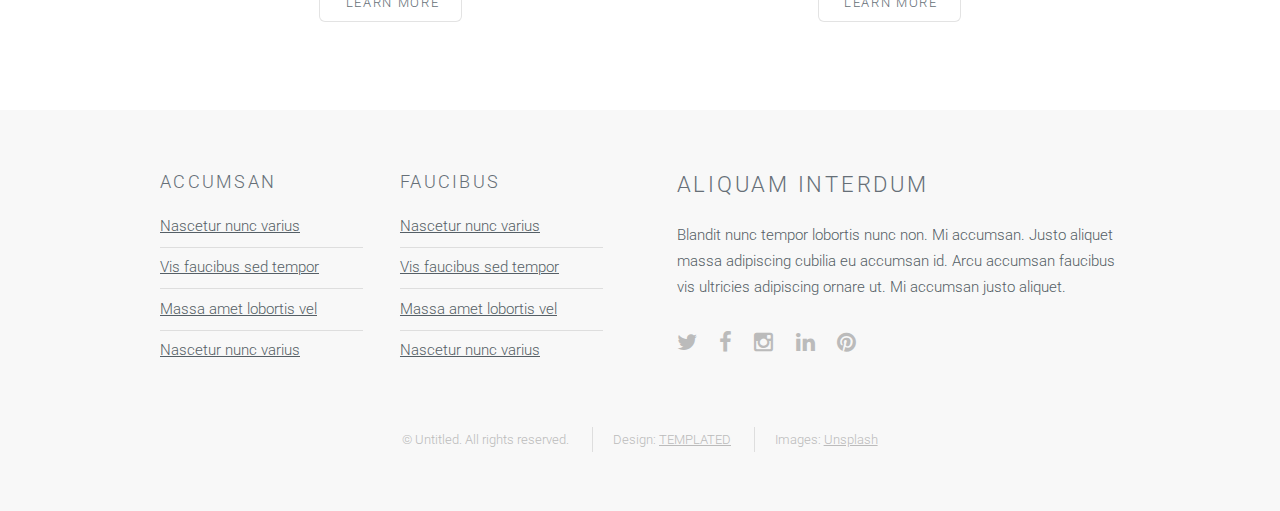
<file: right-sidebar.html>
<!DOCTYPE HTML>
<!--
	Ion by TEMPLATED
	templated.co @templatedco
	Released for free under the Creative Commons Attribution 3.0 license (templated.co/license)
-->
<html>
	<head>
		<title>Right Sidebar - Ion by TEMPLATED</title>
		<meta http-equiv="content-type" content="text/html; charset=utf-8" />
		<meta name="description" content="" />
		<meta name="keywords" content="" />
		<!--[if lte IE 8]><script src="js/html5shiv.js"></script><![endif]-->
		<script src="js/jquery.min.js"></script>
		<script src="js/skel.min.js"></script>
		<script src="js/skel-layers.min.js"></script>
		<script src="js/init.js"></script>
		<noscript>
			<link rel="stylesheet" href="css/skel.css" />
			<link rel="stylesheet" href="css/style.css" />
			<link rel="stylesheet" href="css/style-xlarge.css" />
		</noscript>
	</head>
	<body id="top">

		<!-- Header -->
			<header id="header" class="skel-layers-fixed">
				<h1><a href="#">Ion</a></h1>
				<nav id="nav">
					<ul>
						<li><a href="index.html">Home</a></li>
						<li><a href="left-sidebar.html">Left Sidebar</a></li>
						<li><a href="right-sidebar.html">Right Sidebar</a></li>
						<li><a href="no-sidebar.html">No Sidebar</a></li>
						<li><a href="#" class="button special">Sign Up</a></li>
					</ul>
				</nav>
			</header>

		<!-- Main -->
			<section id="main" class="wrapper style1">
				<header class="major">
					<h2>Right Sidebar</h2>
					<p>Tempus adipiscing commodo ut aliquam blandit</p>
				</header>
				<div class="container">
					<div class="row">
						<div class="8u">
							<section>
								<h2>Mollis ut adipiscing</h2>
								<a href="#" class="image fit"><img src="images/pic03.jpg" alt="" /></a>
								<p>Vis accumsan feugiat adipiscing nisl amet adipiscing accumsan blandit accumsan sapien blandit ac amet faucibus aliquet placerat commodo. Interdum ante aliquet commodo accumsan vis phasellus adipiscing. Ornare a in lacinia. Vestibulum accumsan ac metus massa tempor. Accumsan in lacinia ornare massa amet. Ac interdum ac non praesent. Cubilia lacinia interdum massa faucibus blandit nullam. Accumsan phasellus nunc integer. Accumsan euismod nunc adipiscing lacinia erat ut sit. Arcu amet. Id massa aliquet arcu accumsan lorem amet accumsan commodo odio cubilia ac eu interdum placerat placerat arcu commodo lobortis adipiscing semper ornare pellentesque.</p>
								<p>Amet nibh adipiscing adipiscing. Commodo ante vis placerat interdum massa massa primis. Tempus condimentum tempus non ac varius cubilia adipiscing placerat lorem turpis at. Aliquet lorem porttitor interdum. Amet lacus. Aliquam lobortis faucibus blandit ac phasellus. In amet magna non interdum volutpat porttitor metus a ante ac neque. Nisi turpis. Commodo col. Interdum adipiscing mollis ut aliquam id ante adipiscing commodo integer arcu amet blandit adipiscing arcu ante.</p>
							</section>
						</div>
						<div class="4u">
							<section>
								<h3>Magna massa blandit</h3>
								<p>Feugiat amet accumsan ante aliquet feugiat accumsan. Ante blandit accumsan eu amet tortor non lorem felis semper. Interdum adipiscing orci feugiat penatibus adipiscing col cubilia lorem ipsum dolor sit amet feugiat consequat.</p>
								<ul class="actions">
									<li><a href="#" class="button alt">Learn More</a></li>
								</ul>
							</section>
							<hr />
							<section>
								<h3>Ante sed commodo</h3>
								<ul class="alt">
									<li><a href="#">Erat blandit risus vis adipiscing</a></li>
									<li><a href="#">Tempus ultricies faucibus amet</a></li>
									<li><a href="#">Arcu commodo non adipiscing quis</a></li>
									<li><a href="#">Accumsan vis lacinia semper</a></li>
									<li><a href="#">Erat blandit risus vis adipiscing</a></li>
									<li><a href="#">Tempus ultricies faucibus amet</a></li>
									<li><a href="#">Arcu commodo non adipiscing quis</a></li>
									<li><a href="#">Accumsan vis lacinia semper</a></li>
								</ul>
							</section>
						</div>
					</div>
					<hr class="major" />
					<div class="row">
						<div class="6u">
							<section class="special">
								<a href="#" class="image fit"><img src="images/pic01.jpg" alt="" /></a>
								<h3>Mollis adipiscing nisl</h3>
								<p>Eget mi ac magna cep lobortis faucibus accumsan enim lacinia adipiscing metus urna adipiscing cep commodo id. Ac quis arcu amet. Arcu nascetur lorem adipiscing non faucibus odio nullam arcu lobortis. Aliquet ante feugiat. Turpis aliquet ac posuere volutpat lorem arcu aliquam lorem.</p>
								<ul class="actions">
									<li><a href="#" class="button alt">Learn More</a></li>
								</ul>
							</section>
						</div>
						<div class="6u">
							<section class="special">
								<a href="#" class="image fit"><img src="images/pic02.jpg" alt="" /></a>
								<h3>Neque ornare adipiscing</h3>
								<p>Eget mi ac magna cep lobortis faucibus accumsan enim lacinia adipiscing metus urna adipiscing cep commodo id. Ac quis arcu amet. Arcu nascetur lorem adipiscing non faucibus odio nullam arcu lobortis. Aliquet ante feugiat. Turpis aliquet ac posuere volutpat lorem arcu aliquam lorem.</p>
								<ul class="actions">
									<li><a href="#" class="button alt">Learn More</a></li>
								</ul>
							</section>
						</div>
					</div>
				</div>
			</section>

		<!-- Footer -->
			<footer id="footer">
				<div class="container">
					<div class="row double">
						<div class="6u">
							<div class="row collapse-at-2">
								<div class="6u">
									<h3>Accumsan</h3>
									<ul class="alt">
										<li><a href="#">Nascetur nunc varius</a></li>
										<li><a href="#">Vis faucibus sed tempor</a></li>
										<li><a href="#">Massa amet lobortis vel</a></li>
										<li><a href="#">Nascetur nunc varius</a></li>
									</ul>
								</div>
								<div class="6u">
									<h3>Faucibus</h3>
									<ul class="alt">
										<li><a href="#">Nascetur nunc varius</a></li>
										<li><a href="#">Vis faucibus sed tempor</a></li>
										<li><a href="#">Massa amet lobortis vel</a></li>
										<li><a href="#">Nascetur nunc varius</a></li>
									</ul>
								</div>
							</div>
						</div>
						<div class="6u">
							<h2>Aliquam Interdum</h2>
							<p>Blandit nunc tempor lobortis nunc non. Mi accumsan. Justo aliquet massa adipiscing cubilia eu accumsan id. Arcu accumsan faucibus vis ultricies adipiscing ornare ut. Mi accumsan justo aliquet.</p>
							<ul class="icons">
								<li><a href="#" class="icon fa-twitter"><span class="label">Twitter</span></a></li>
								<li><a href="#" class="icon fa-facebook"><span class="label">Facebook</span></a></li>
								<li><a href="#" class="icon fa-instagram"><span class="label">Instagram</span></a></li>
								<li><a href="#" class="icon fa-linkedin"><span class="label">LinkedIn</span></a></li>
								<li><a href="#" class="icon fa-pinterest"><span class="label">Pinterest</span></a></li>
							</ul>
						</div>
					</div>
					<ul class="copyright">
						<li>&copy; Untitled. All rights reserved.</li>
						<li>Design: <a href="http://templated.co">TEMPLATED</a></li>
						<li>Images: <a href="http://unsplash.com">Unsplash</a></li>
					</ul>
				</div>
			</footer>

	</body>
</html>
</file>
<file: css/style-xlarge.css>
/*
	Ion by TEMPLATED
	templated.co @templatedco
	Released for free under the Creative Commons Attribution 3.0 license (templated.co/license)
*/

/* Basic */

	body, input, select, textarea {
		font-size: 12pt;
	}

/* Banner */

	#banner {
		padding: 9em 0;
	}
</file>
<file: css/skel.css>
/* Resets (http://meyerweb.com/eric/tools/css/reset/ | v2.0 | 20110126 | License: none (public domain)) */

	html,body,div,span,applet,object,iframe,h1,h2,h3,h4,h5,h6,p,blockquote,pre,a,abbr,acronym,address,big,cite,code,del,dfn,em,img,ins,kbd,q,s,samp,small,strike,strong,sub,sup,tt,var,b,u,i,center,dl,dt,dd,ol,ul,li,fieldset,form,label,legend,table,caption,tbody,tfoot,thead,tr,th,td,article,aside,canvas,details,embed,figure,figcaption,footer,header,hgroup,menu,nav,output,ruby,section,summary,time,mark,audio,video{margin:0;padding:0;border:0;font-size:100%;font:inherit;vertical-align:baseline;}article,aside,details,figcaption,figure,footer,header,hgroup,menu,nav,section{display:block;}body{line-height:1;}ol,ul{list-style:none;}blockquote,q{quotes:none;}blockquote:before,blockquote:after,q:before,q:after{content:'';content:none;}table{border-collapse:collapse;border-spacing:0;}body{-webkit-text-size-adjust:none}

/* Box Model */

	*, *:before, *:after {
		-moz-box-sizing: border-box;
		-webkit-box-sizing: border-box;
		box-sizing: border-box;
	}

/* Container */

	body {
		/* min-width: (containers) */
		min-width: 1200px;
	}

	.container {
		margin-left: auto;
		margin-right: auto;
		
		/* width: (containers) */
		width: 1200px;
	}

	/* Modifiers */
	
		.container.small {
			/* width: (containers) * 0.75; */
			width: 900px;
		}

		.container.big {
			width: 100%;

			/* max-width: (containers) * 1.25; */
			max-width: 1500px;

			/* min-width: (containers); */
			min-width: 1200px;
		}

/* Grid */

	.\31 2u { width: 100% }
	.\31 1u { width: 91.6666666667% }
	.\31 0u { width: 83.3333333333% }
	.\39 u { width: 75% }
	.\38 u { width: 66.6666666667% }
	.\37 u { width: 58.3333333333% }
	.\36 u { width: 50% }
	.\35 u { width: 41.6666666667% }
	.\34 u { width: 33.3333333333% }
	.\33 u { width: 25% }
	.\32 u { width: 16.6666666667% }
	.\31 u { width: 8.3333333333% }
	.\-11u { margin-left: 91.6666666667% }
	.\-10u { margin-left: 83.3333333333% }
	.\-9u { margin-left: 75% }
	.\-8u { margin-left: 66.6666666667% }
	.\-7u { margin-left: 58.3333333333% }
	.\-6u { margin-left: 50% }
	.\-5u { margin-left: 41.6666666667% }
	.\-4u { margin-left: 33.3333333333% }
	.\-3u { margin-left: 25% }
	.\-2u { margin-left: 16.6666666667% }
	.\-1u { margin-left: 8.3333333333% }

	/* Rows */

		.row > * {
			float: left;
		}

		.row:after {
			content: '';
			display: block;
			clear: both;
			height: 0;
		}

		.row:first-child > * {
			padding-top: 0 !important;
		}

		.row.uniform > * > :first-child {
			margin-top: 0;
		}

		.row.uniform > * > :last-child {
			margin-bottom: 0;
		}

		/* Normal */

			.row > * {
				/* padding-left: (gutters.vertical) */
				padding-left: 4em;
			}

			.row + .row > * {
				/* padding: (gutters.horizontal) 0 0 (gutters.vertical) */
				padding: 0 0 0 4em;
			}

			.row {
				/* margin-left: -(gutters.vertical) */
				margin-left: -4em;
			}

			.row + .row.uniform > * {
				/* padding: (gutters.vertical) 0 0 (gutters.vertical) */
				padding: 4em 0 0 4em;
			}

		/* Flush */

			.row.flush > * {
				padding-left: 0;
			}

			.row + .row.flush > * {
				padding: 0;
			}

			.row.flush {
				margin-left: 0;
			}

			.row + .row.uniform.flush > * {
				padding: 0;
			}

		/* Quarter */

			.row.quarter > * {
				/* padding-left: (gutters.vertical * 0.25) */
				padding-left: 1em;
			}

			.row + .row.quarter > * {
				/* padding: (gutters.horizontal * 0.25) 0 0 (gutters.vertical * 0.25) */
				padding: 0 0 0 1em;
			}

			.row.quarter {
				/* margin-left: -(gutters.vertical * 0.25) */
				margin-left: -1em;
			}

			.row + .row.uniform.quarter > * {
				/* padding: (gutters.vertical * 0.25) 0 0 (gutters.vertical * 0.25) */
				padding: 1em 0 0 1em;
			}

		/* Half */

			.row.half > * {
				/* padding-left: (gutters.vertical * 0.5) */
				padding-left: 2em;
			}

			.row + .row.half > * {
				/* padding: (gutters.horizontal * 0.5) 0 0 (gutters.vertical * 0.5) */
				padding: 0 0 0 2em;
			}

			.row.half {
				/* margin-left: -(gutters.vertical * 0.5) */
				margin-left: -2em;
			}

			.row + .row.uniform.half > * {
				/* padding: (gutters.vertical * 0.5) 0 0 (gutters.vertical * 0.5) */
				padding: 2em 0 0 2em;
			}

		/* One and (a) Half */

			.row.oneandhalf > * {
				/* padding-left: (gutters.vertical * 1.5) */
				padding-left: 6em;
			}

			.row + .row.oneandhalf > * {
				/* padding: (gutters.horizontal * 1.5) 0 0 (gutters.vertical * 1.5) */
				padding: 0 0 0 6em;
			}

			.row.oneandhalf {
				/* margin-left: -(gutters.vertical * 1.5) */
				margin-left: -6em;
			}

			.row + .row.uniform.oneandhalf > * {
				/* padding: (gutters.vertical * 1.5) 0 0 (gutters.vertical * 1.5) */
				padding: 6em 0 0 6em;
			}

		/* Double */

			.row.double > * {
				/* padding-left: (gutters.vertical * 2) */
				padding-left: 8em;
			}

			.row + .row.double > * {
				/* padding: (gutters.horizontal * 2) 0 0 (gutters.vertical * 2) */
				padding: 0 0 0 8em;
			}

			.row.double {
				/* margin-left: -(gutters.vertical * 2) */
				margin-left: -8em;
			}

			.row + .row.uniform.double > * {
				/* padding: (gutters.vertical * 2) 0 0 (gutters.vertical * 2) */
				padding: 8em 0 0 8em;
			}
</file>
<file: css/style.css>
@charset "UTF-8";
@import url(font-awesome.min.css);
@import url("http://fonts.googleapis.com/css?family=Roboto:500,300");

/*
	Ion by TEMPLATED
	templated.co @templatedco
	Released for free under the Creative Commons Attribution 3.0 license (templated.co/license)
*/

/* Basic */

	body {
		background: #fff;
	}

	body, input, select, textarea {
		color: #555f66;
		font-family: "Roboto", Helvetica, sans-serif;
		font-size: 14pt;
		font-weight: 300;
		line-height: 1.75em;
	}

	a {
		color: #629DD1;
		text-decoration: underline;
	}

		a:hover {
			text-decoration: none;
		}

	strong, b {
		color: #666f77;
		font-weight: 500;
	}

	em, i {
		font-style: italic;
	}

	p {
		margin: 0 0 2em 0;
	}

	h1, h2, h3, h4, h5, h6 {
		color: #666f77;
		font-weight: 300;
		line-height: 1em;
		margin: 0 0 1em 0;
		text-transform: uppercase;
		letter-spacing: 0.125em;
	}

		h1 a, h2 a, h3 a, h4 a, h5 a, h6 a {
			color: inherit;
			text-decoration: none;
		}

	h2 {
		font-size: 1.5em;
		line-height: 1.5em;
	}

	h3 {
		font-size: 1.25em;
		line-height: 1.5em;
	}

	h4 {
		font-size: 1em;
		line-height: 1.5em;
	}

	h5 {
		font-size: 0.9em;
		line-height: 1.5em;
	}

	h6 {
		font-size: 0.7em;
		line-height: 1.5em;
	}

	sub {
		font-size: 0.8em;
		position: relative;
		top: 0.5em;
	}

	sup {
		font-size: 0.8em;
		position: relative;
		top: -0.5em;
	}

	hr {
		border: 0;
		border-bottom: solid 1px rgba(144, 144, 144, 0.25);
		margin: 3em 0;
	}

		hr.major {
			margin: 2em 0 5em 0;
		}

	blockquote {
		border-left: solid 4px rgba(144, 144, 144, 0.25);
		font-style: italic;
		margin: 0 0 2em 0;
		padding: 0.5em 0 0.5em 2em;
	}

	code {
		background: rgba(144, 144, 144, 0.075);
		border-radius: 6px;
		border: solid 1px rgba(144, 144, 144, 0.25);
		font-family: "Courier New", monospace;
		font-size: 0.9em;
		margin: 0 0.25em;
		padding: 0.25em 0.65em;
	}

	pre {
		-webkit-overflow-scrolling: touch;
		font-family: "Courier New", monospace;
		font-size: 0.9em;
		margin: 0 0 2em 0;
		overflow-x: auto;
	}

		pre code {
			display: block;
			line-height: 1.75em;
			padding: 1em 1.5em;
		}

	.align-left {
		text-align: left;
	}

	.align-center {
		text-align: center;
	}

	.align-right {
		text-align: right;
	}

/* Section/Article */

	section.special, article.special {
		text-align: center;
	}

	header p {
		color: #bbb;
		position: relative;
		margin: 0 0 1.5em 0;
	}

	header h2 + p {
		font-size: 1.25em;
		margin-top: -1em;
		line-height: 1.5em;
	}

	header h3 + p {
		font-size: 1.1em;
		margin-top: -0.85em;
		line-height: 1.5em;
	}

	header h4 + p,
	header h5 + p,
	header h6 + p {
		font-size: 0.9em;
		margin-top: -0.75em;
		line-height: 1.5em;
	}

	header.major {
		text-align: center;
		margin: 0 0 4em 0;
	}

		header.major h2 {
			font-size: 2em;
		}

		header.major h2 + p {
			font-size: 1.5em;
			margin: -1em 0 2em 0;
		}

/* Form */

	form {
		margin: 0 0 2em 0;
	}

	label {
		color: #666f77;
		display: block;
		font-size: 0.9em;
		font-weight: 500;
		margin: 0 0 1em 0;
	}

	input[type="text"],
	input[type="password"],
	input[type="email"],
	select,
	textarea {
		-moz-appearance: none;
		-webkit-appearance: none;
		-o-appearance: none;
		-ms-appearance: none;
		appearance: none;
		background: rgba(144, 144, 144, 0.075);
		border-radius: 6px;
		border: none;
		border: solid 1px rgba(144, 144, 144, 0.25);
		color: inherit;
		display: block;
		outline: 0;
		padding: 0 1em;
		text-decoration: none;
		width: 100%;
	}

		input[type="text"]:invalid,
		input[type="password"]:invalid,
		input[type="email"]:invalid,
		select:invalid,
		textarea:invalid {
			box-shadow: none;
		}

		input[type="text"]:focus,
		input[type="password"]:focus,
		input[type="email"]:focus,
		select:focus,
		textarea:focus {
			border-color: #629DD1;
			box-shadow: 0 0 0 1px #629DD1;
		}

	.select-wrapper {
		text-decoration: none;
		display: block;
		position: relative;
	}

		.select-wrapper:before {
			content: "";
			-moz-osx-font-smoothing: grayscale;
			-webkit-font-smoothing: antialiased;
			font-family: FontAwesome;
			font-style: normal;
			font-weight: normal;
			text-transform: none !important;
		}

		.select-wrapper:before {
			color: rgba(144, 144, 144, 0.25);
			display: block;
			height: 2.75em;
			line-height: 2.75em;
			pointer-events: none;
			position: absolute;
			right: 0;
			text-align: center;
			top: 0;
			width: 2.75em;
		}

		.select-wrapper select::-ms-expand {
			display: none;
		}

	input[type="text"],
	input[type="password"],
	input[type="email"],
	select {
		height: 2.75em;
	}

	textarea {
		padding: 0.75em 1em;
	}

	input[type="checkbox"],
	input[type="radio"] {
		-moz-appearance: none;
		-webkit-appearance: none;
		-o-appearance: none;
		-ms-appearance: none;
		appearance: none;
		display: block;
		float: left;
		margin-right: -2em;
		opacity: 0;
		width: 1em;
		z-index: -1;
	}

		input[type="checkbox"] + label,
		input[type="radio"] + label {
			text-decoration: none;
			color: #555f66;
			cursor: pointer;
			display: inline-block;
			font-size: 1em;
			font-weight: 300;
			padding-left: 2.4em;
			padding-right: 0.75em;
			position: relative;
		}

			input[type="checkbox"] + label:before,
			input[type="radio"] + label:before {
				-moz-osx-font-smoothing: grayscale;
				-webkit-font-smoothing: antialiased;
				font-family: FontAwesome;
				font-style: normal;
				font-weight: normal;
				text-transform: none !important;
			}

			input[type="checkbox"] + label:before,
			input[type="radio"] + label:before {
				background: rgba(144, 144, 144, 0.075);
				border-radius: 6px;
				border: solid 1px rgba(144, 144, 144, 0.25);
				content: '';
				display: inline-block;
				height: 1.65em;
				left: 0;
				line-height: 1.58125em;
				position: absolute;
				text-align: center;
				top: 0;
				width: 1.65em;
			}

		input[type="checkbox"]:checked + label:before,
		input[type="radio"]:checked + label:before {
			background: #192024;
			border-color: #192024;
			color: #ffffff;
			content: '\f00c';
		}

		input[type="checkbox"]:focus + label:before,
		input[type="radio"]:focus + label:before {
			border-color: #629DD1;
			box-shadow: 0 0 0 1px #629DD1;
		}

	input[type="checkbox"] + label:before {
		border-radius: 6px;
	}

	input[type="radio"] + label:before {
		border-radius: 100%;
	}

	::-webkit-input-placeholder {
		color: #bbb !important;
		opacity: 1.0;
	}

	:-moz-placeholder {
		color: #bbb !important;
		opacity: 1.0;
	}

	::-moz-placeholder {
		color: #bbb !important;
		opacity: 1.0;
	}

	:-ms-input-placeholder {
		color: #bbb !important;
		opacity: 1.0;
	}

	.formerize-placeholder {
		color: #bbb !important;
		opacity: 1.0;
	}

/* Box */

	.box {
		border-radius: 6px;
		border: solid 1px rgba(144, 144, 144, 0.25);
		margin-bottom: 2em;
		padding: 3em 2em;
	}

		.box > :last-child,
		.box > :last-child > :last-child,
		.box > :last-child > :last-child > :last-child {
			margin-bottom: 0;
		}

		.box.alt {
			border: 0;
			border-radius: 0;
			padding: 0;
		}

/* Icon */

	.icon {
		text-decoration: none;
		border-bottom: none;
		position: relative;
	}

		.icon:before {
			-moz-osx-font-smoothing: grayscale;
			-webkit-font-smoothing: antialiased;
			font-family: FontAwesome;
			font-style: normal;
			font-weight: normal;
			text-transform: none !important;
		}

		.icon > .label {
			display: none;
		}

		.icon.major {
			display: inline-block;
			margin: 0 0 1.25em 0;
			color: #ffffff;
			background: #629DD1;
			width: 3em;
			height: 3em;
			font-size: 2em;
			text-align: center;
			line-height: 3em;
			border-radius: 100%;
			box-shadow: 0 0 0 10px #fff, 0 0 0 11px rgba(144, 144, 144, 0.25);
		}

/* Image */

	.image {
		border-radius: 6px;
		border: 0;
		display: inline-block;
		position: relative;
	}

		.image img {
			border-radius: 6px;
			display: block;
		}

		.image.left {
			float: left;
			padding: 0 1.5em 1em 0;
			top: 0.25em;
		}

		.image.right {
			float: right;
			padding: 0 0 1em 1.5em;
			top: 0.25em;
		}

		.image.fit {
			display: block;
			margin: 0 0 2em 0;
			width: 100%;
		}

			.image.fit img {
				display: block;
				width: 100%;
			}

/* List */

	ol {
		list-style: decimal;
		margin: 0 0 2em 0;
		padding-left: 1.25em;
	}

		ol li {
			padding-left: 0.25em;
		}

	ul {
		list-style: disc;
		margin: 0 0 2em 0;
		padding-left: 1em;
	}

		ul li {
			padding-left: 0.5em;
		}

		ul.alt {
			list-style: none;
			padding-left: 0;
		}

			ul.alt li {
				border-top: solid 1px rgba(144, 144, 144, 0.25);
				padding: 0.5em 0;
			}

				ul.alt li:first-child {
					border-top: 0;
					padding-top: 0;
				}

		ul.icons {
			cursor: default;
			list-style: none;
			padding-left: 0;
		}

			ul.icons li {
				display: inline-block;
				padding: 0 1.25em 0 0;
			}

				ul.icons li:last-child {
					padding-right: 0;
				}

				ul.icons li .icon:before {
					font-size: 1.5em;
				}

		ul.actions {
			cursor: default;
			list-style: none;
			padding-left: 0;
		}

			ul.actions li {
				display: inline-block;
				padding: 0 1em 0 0;
				vertical-align: middle;
			}

				ul.actions li:last-child {
					padding-right: 0;
				}

			ul.actions.small li {
				padding: 0 0.5em 0 0;
			}

			ul.actions.vertical li {
				display: block;
				padding: 1em 0 0 0;
			}

				ul.actions.vertical li:first-child {
					padding-top: 0;
				}

				ul.actions.vertical li > * {
					margin-bottom: 0;
				}

			ul.actions.vertical.small li {
				padding: 0.5em 0 0 0;
			}

				ul.actions.vertical.small li:first-child {
					padding-top: 0;
				}

			ul.actions.fit {
				display: table;
				margin-left: -1em;
				padding: 0;
				table-layout: fixed;
				width: calc(100% + 1em);
			}

				ul.actions.fit li {
					display: table-cell;
					padding: 0 0 0 1em;
				}

					ul.actions.fit li > * {
						margin-bottom: 0;
					}

				ul.actions.fit.small {
					margin-left: -0.5em;
					width: calc(100% + 0.5em);
				}

					ul.actions.fit.small li {
						padding: 0 0 0 0.5em;
					}

	dl {
		margin: 0 0 2em 0;
	}

/* Table */

	.table-wrapper {
		-webkit-overflow-scrolling: touch;
		overflow-x: auto;
	}

	table {
		margin: 0 0 2em 0;
		width: 100%;
	}

		table tbody tr {
			border: solid 1px rgba(144, 144, 144, 0.25);
			border-left: 0;
			border-right: 0;
		}

			table tbody tr:nth-child(2n + 1) {
				background-color: rgba(144, 144, 144, 0.075);
			}

		table td {
			padding: 0.75em 0.75em;
		}

		table th {
			color: #666f77;
			font-size: 0.9em;
			font-weight: 500;
			padding: 0 0.75em 0.75em 0.75em;
			text-align: left;
		}

		table thead {
			border-bottom: solid 2px rgba(144, 144, 144, 0.25);
		}

		table tfoot {
			border-top: solid 2px rgba(144, 144, 144, 0.25);
		}

		table.alt {
			border-collapse: separate;
		}

			table.alt tbody tr td {
				border: solid 1px rgba(144, 144, 144, 0.25);
				border-left-width: 0;
				border-top-width: 0;
			}

				table.alt tbody tr td:first-child {
					border-left-width: 1px;
				}

			table.alt tbody tr:first-child td {
				border-top-width: 1px;
			}

			table.alt thead {
				border-bottom: 0;
			}

			table.alt tfoot {
				border-top: 0;
			}

/* Button */

	input[type="submit"],
	input[type="reset"],
	input[type="button"],
	.button {
		-moz-appearance: none;
		-webkit-appearance: none;
		-o-appearance: none;
		-ms-appearance: none;
		appearance: none;
		-moz-transition: background-color 0.2s ease-in-out, color 0.2s ease-in-out;
		-webkit-transition: background-color 0.2s ease-in-out, color 0.2s ease-in-out;
		-o-transition: background-color 0.2s ease-in-out, color 0.2s ease-in-out;
		-ms-transition: background-color 0.2s ease-in-out, color 0.2s ease-in-out;
		transition: background-color 0.2s ease-in-out, color 0.2s ease-in-out;
		background-color: #192024;
		border-radius: 6px;
		border: 0;
		color: #ffffff !important;
		cursor: pointer;
		display: inline-block;
		font-weight: 300;
		text-transform: uppercase;
		letter-spacing: 0.125em;
		font-size: 0.9em;
		height: 2.85em;
		line-height: 2.85em;
		padding: 0 1.75em;
		text-align: center;
		text-decoration: none;
		white-space: nowrap;
		text-indent: 0.25em;
	}

		input[type="submit"]:hover,
		input[type="reset"]:hover,
		input[type="button"]:hover,
		.button:hover {
			background-color: #232d33;
		}

		input[type="submit"]:active,
		input[type="reset"]:active,
		input[type="button"]:active,
		.button:active {
			background-color: #0f1315;
		}

		input[type="submit"].icon,
		input[type="reset"].icon,
		input[type="button"].icon,
		.button.icon {
			padding-left: 1.35em;
		}

			input[type="submit"].icon:before,
			input[type="reset"].icon:before,
			input[type="button"].icon:before,
			.button.icon:before {
				margin-right: 0.5em;
			}

		input[type="submit"].fit,
		input[type="reset"].fit,
		input[type="button"].fit,
		.button.fit {
			display: block;
			margin: 0 0 1em 0;
			width: 100%;
		}

		input[type="submit"].small,
		input[type="reset"].small,
		input[type="button"].small,
		.button.small {
			font-size: 0.7em;
		}

		input[type="submit"].big,
		input[type="reset"].big,
		input[type="button"].big,
		.button.big {
			font-size: 1.2em;
			height: 2.65em;
			line-height: 2.65em;
		}

		input[type="submit"].alt,
		input[type="reset"].alt,
		input[type="button"].alt,
		.button.alt {
			background-color: transparent;
			box-shadow: inset 0 0 0 1px rgba(144, 144, 144, 0.25);
			color: #666f77 !important;
		}

			input[type="submit"].alt:hover,
			input[type="reset"].alt:hover,
			input[type="button"].alt:hover,
			.button.alt:hover {
				background-color: rgba(144, 144, 144, 0.075);
			}

			input[type="submit"].alt:active,
			input[type="reset"].alt:active,
			input[type="button"].alt:active,
			.button.alt:active {
				background-color: rgba(144, 144, 144, 0.2);
			}

			input[type="submit"].alt.icon:before,
			input[type="reset"].alt.icon:before,
			input[type="button"].alt.icon:before,
			.button.alt.icon:before {
				color: #bbb;
			}

		input[type="submit"].special,
		input[type="reset"].special,
		input[type="button"].special,
		.button.special {
			background-color: #629DD1;
			color: #ffffff !important;
		}

			input[type="submit"].special:hover,
			input[type="reset"].special:hover,
			input[type="button"].special:hover,
			.button.special:hover {
				background-color: #76a9d7;
			}

			input[type="submit"].special:active,
			input[type="reset"].special:active,
			input[type="button"].special:active,
			.button.special:active {
				background-color: #4e91cb;
			}

		input[type="submit"].disabled, input[type="submit"]:disabled,
		input[type="reset"].disabled,
		input[type="reset"]:disabled,
		input[type="button"].disabled,
		input[type="button"]:disabled,
		.button.disabled,
		.button:disabled {
			background-color: #555f66 !important;
			box-shadow: inset 0 -0.15em 0 0 rgba(0, 0, 0, 0.15);
			color: #fff !important;
			cursor: default;
			opacity: 0.25;
		}

/* Wrapper */

	.wrapper {
		padding: 6em 0 4em 0;
	}

		.wrapper.style1 {
			background: #fff;
			color: #555f66;
		}

		.wrapper.style2 {
			background: #192024;
			color: #c5c7c8;
		}

			.wrapper.style2 h2, .wrapper.style2 h3, .wrapper.style2 h4, .wrapper.style2 h5, .wrapper.style2 h6 {
				color: #ffffff;
			}

			.wrapper.style2 header p {
				color: #a3a5a7;
			}

			.wrapper.style2 .button.alt {
				box-shadow: inset 0 0 0 1px rgba(144, 144, 144, 0.75);
				color: #ffffff !important;
			}

				.wrapper.style2 .button.alt:hover {
					background-color: rgba(144, 144, 144, 0.275);
				}

				.wrapper.style2 .button.alt:active {
					background-color: rgba(144, 144, 144, 0.4);
				}

				.wrapper.style2 .button.alt.icon:before {
					color: #a3a5a7;
				}

/* Header */

	#skel-layers-wrapper {
		padding-top: 3em;
	}

	#header {
		background: #fff;
		color: #555f66;
		cursor: default;
		height: 3em;
		left: 0;
		line-height: 3em;
		position: fixed;
		top: 0;
		width: 100%;
		z-index: 10000;
		box-shadow: 0 0 0.1em 0 rgba(0, 0, 0, 0.25);
	}

		#header h1 {
			color: #666f77;
			font-weight: 500;
			height: inherit;
			left: 1.25em;
			line-height: inherit;
			margin: 0;
			padding: 0;
			position: absolute;
			top: 0;
		}

			#header h1 a {
				font-size: 1.25em;
			}

		#header nav {
			height: inherit;
			line-height: inherit;
			position: absolute;
			right: 1.25em;
			top: 0;
			vertical-align: middle;
		}

			#header nav > ul {
				list-style: none;
				margin: 0;
				padding-left: 0;
			}

				#header nav > ul > li {
					border-radius: 6px;
					display: inline-block;
					margin-left: 2em;
					padding-left: 0;
				}

					#header nav > ul > li a {
						-moz-transition: color 0.2s ease-in-out;
						-webkit-transition: color 0.2s ease-in-out;
						-o-transition: color 0.2s ease-in-out;
						-ms-transition: color 0.2s ease-in-out;
						transition: color 0.2s ease-in-out;
						color: #555f66;
						display: inline-block;
						text-decoration: none;
					}

						#header nav > ul > li a:hover {
							color: #629DD1;
						}

					#header nav > ul > li:first-child {
						margin-left: 0;
					}

					#header nav > ul > li .button {
						height: 2.25em;
						line-height: 2.25em;
						margin-bottom: 0;
						padding: 0 1em;
						position: relative;
						top: -0.075em;
						vertical-align: middle;
					}

		#header .container {
			position: relative;
		}

			#header .container h1 {
				left: 0;
			}

			#header .container nav {
				right: 0;
			}

/* Banner */

	#banner {
		background-color: #666666;
		background-image: url("../images/workplace_pixabay.jpg");
		background-size: cover;
		background-position: center center;
		background-repeat: no-repeat;
		color: #d8d8d8;
		padding: 14em 0;
		text-align: center;
		position: relative;
	}

		#banner:before {
			content: '';
			position: absolute;
			left: 0;
			top: 0;
			width: 100%;
			height: 100%;
			background: rgba(64, 72, 80, 0.25);
		}

		#banner .inner {
			position: relative;
			z-index: 1;
		}

			#banner .inner :last-child {
				margin-bottom: 0;
			}

		#banner h2, #banner h3, #banner h4, #banner h5, #banner h6 {
			color: #ffffff;
		}

		#banner .button.alt {
			box-shadow: inset 0 0 0 1px rgba(144, 144, 144, 0.75);
			color: #ffffff !important;
		}

			#banner .button.alt:hover {
				background-color: rgba(144, 144, 144, 0.275);
			}

			#banner .button.alt:active {
				background-color: rgba(144, 144, 144, 0.4);
			}

			#banner .button.alt.icon:before {
				color: #c1c1c1;
			}

		#banner .button {
			min-width: 12em;
		}

		#banner h2 {
			font-size: 3.5em;
			line-height: 1em;
			margin: 0 0 0.5em 0;
			padding: 0;
		}

		#banner p {
			font-size: 1.5em;
			margin-bottom: 2em;
		}

			#banner p a {
				color: #ffffff;
				text-decoration: none;
			}

/* Footer */

	#footer {
		background: #f8f8f8;
		padding: 4em 0 6em 0;
	}

		#footer a {
			color: inherit;
		}

		#footer .copyright {
			color: #bbb;
			font-size: 0.9em;
			margin: 2em 0 0 0;
			padding: 0;
			text-align: center;
		}

			#footer .copyright li {
				border-left: solid 1px rgba(144, 144, 144, 0.25);
				display: inline-block;
				list-style: none;
				margin-left: 1.5em;
				padding-left: 1.5em;
			}

				#footer .copyright li:first-child {
					border-left: 0;
					margin-left: 0;
					padding-left: 0;
				}

		#footer .icons a {
			color: #bbb;
		}
</file>
